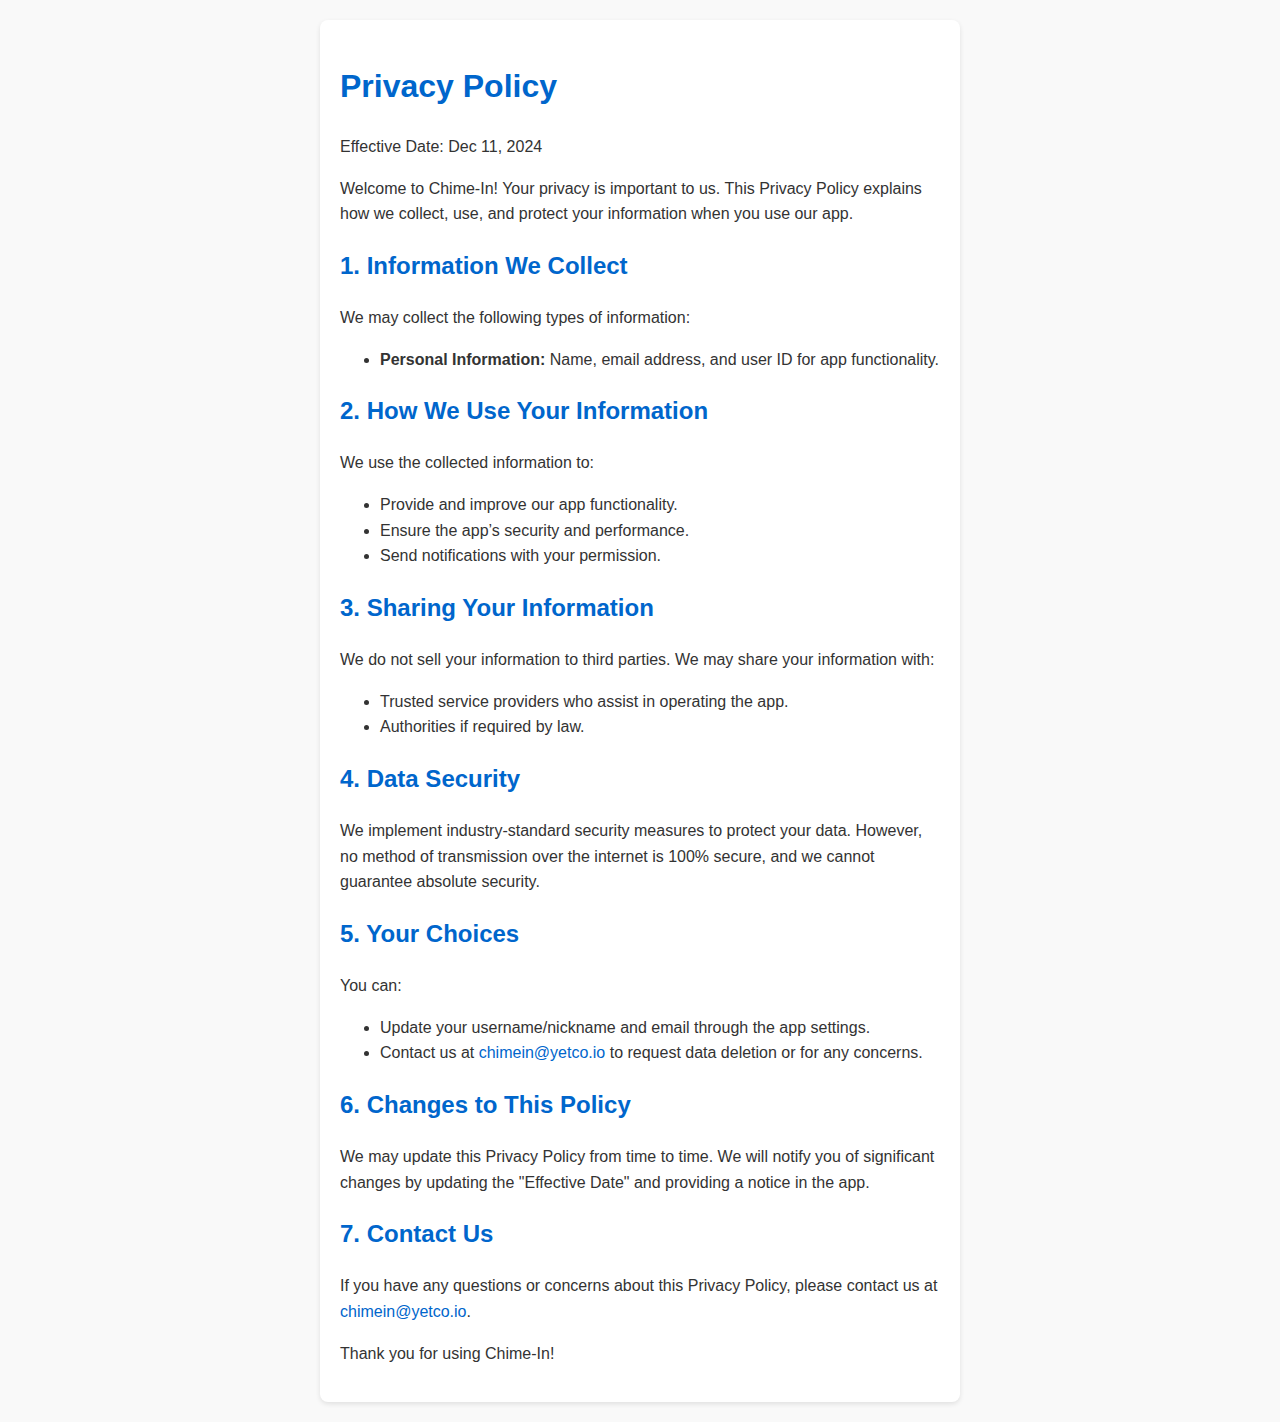
<file: apps/chimein-privacy.html>
<!DOCTYPE html>
<html lang="en">
<head>
    <meta charset="UTF-8">
    <meta name="viewport" content="width=device-width, initial-scale=1.0">
    <title>Privacy Policy - Chime-In</title>
    <style>
        body {
            font-family: Arial, sans-serif;
            line-height: 1.6;
            margin: 0;
            padding: 0;
            color: #333;
            background-color: #f9f9f9;
        }
        .container {
            max-width: 600px;
            margin: 20px auto;
            padding: 20px;
            background: #fff;
            border-radius: 8px;
            box-shadow: 0 2px 5px rgba(0, 0, 0, 0.1);
        }
        h1, h2 {
            color: #0066cc;
        }
        a {
            color: #0066cc;
            text-decoration: none;
        }
        a:hover {
            text-decoration: underline;
        }
    </style>
</head>
<body>
    <div class="container">
        <h1>Privacy Policy</h1>
        <p>Effective Date: Dec 11, 2024</p>

        <p>Welcome to Chime-In! Your privacy is important to us. This Privacy Policy explains how we collect, use, and protect your information when you use our app.</p>

        <h2>1. Information We Collect</h2>
        <p>We may collect the following types of information:</p>
        <ul>
            <li><strong>Personal Information:</strong> Name, email address, and user ID for app functionality.</li>
        </ul>

        <h2>2. How We Use Your Information</h2>
        <p>We use the collected information to:</p>
        <ul>
            <li>Provide and improve our app functionality.</li>
            <li>Ensure the app’s security and performance.</li>
            <li>Send notifications with your permission.</li>
        </ul>

        <h2>3. Sharing Your Information</h2>
        <p>We do not sell your information to third parties. We may share your information with:</p>
        <ul>
            <li>Trusted service providers who assist in operating the app.</li>
            <li>Authorities if required by law.</li>
        </ul>

        <h2>4. Data Security</h2>
        <p>We implement industry-standard security measures to protect your data. However, no method of transmission over the internet is 100% secure, and we cannot guarantee absolute security.</p>

        <h2>5. Your Choices</h2>
        <p>You can:</p>
        <ul>
            <li>Update your username/nickname and email through the app settings.</li>
            <li>Contact us at <a href="mailto:chimein@yetco.io">chimein@yetco.io</a> to request data deletion or for any concerns.</li>
        </ul>

        <h2>6. Changes to This Policy</h2>
        <p>We may update this Privacy Policy from time to time. We will notify you of significant changes by updating the "Effective Date" and providing a notice in the app.</p>

        <h2>7. Contact Us</h2>
        <p>If you have any questions or concerns about this Privacy Policy, please contact us at <a href="mailto:chimein@yetco.io">chimein@yetco.io</a>.</p>

        <p>Thank you for using Chime-In!</p>
    </div>
</body>
</html>
</file>
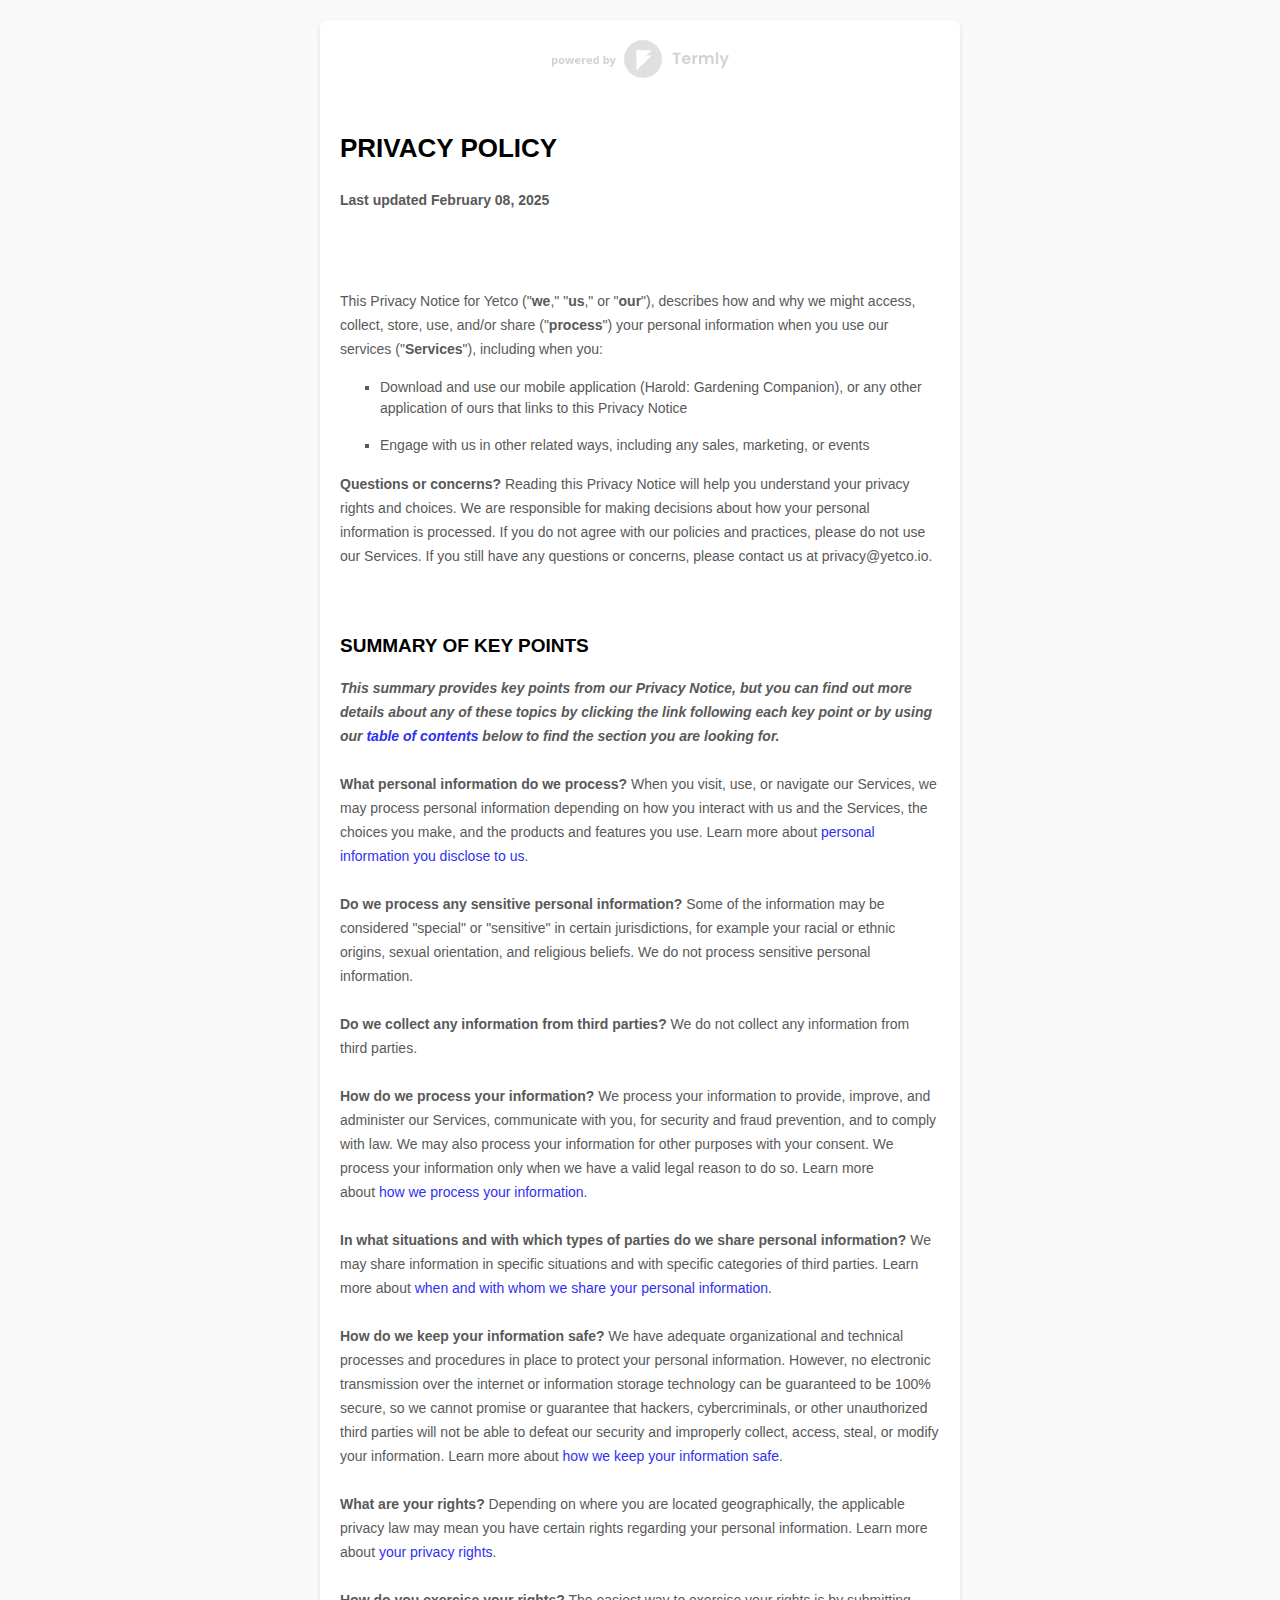
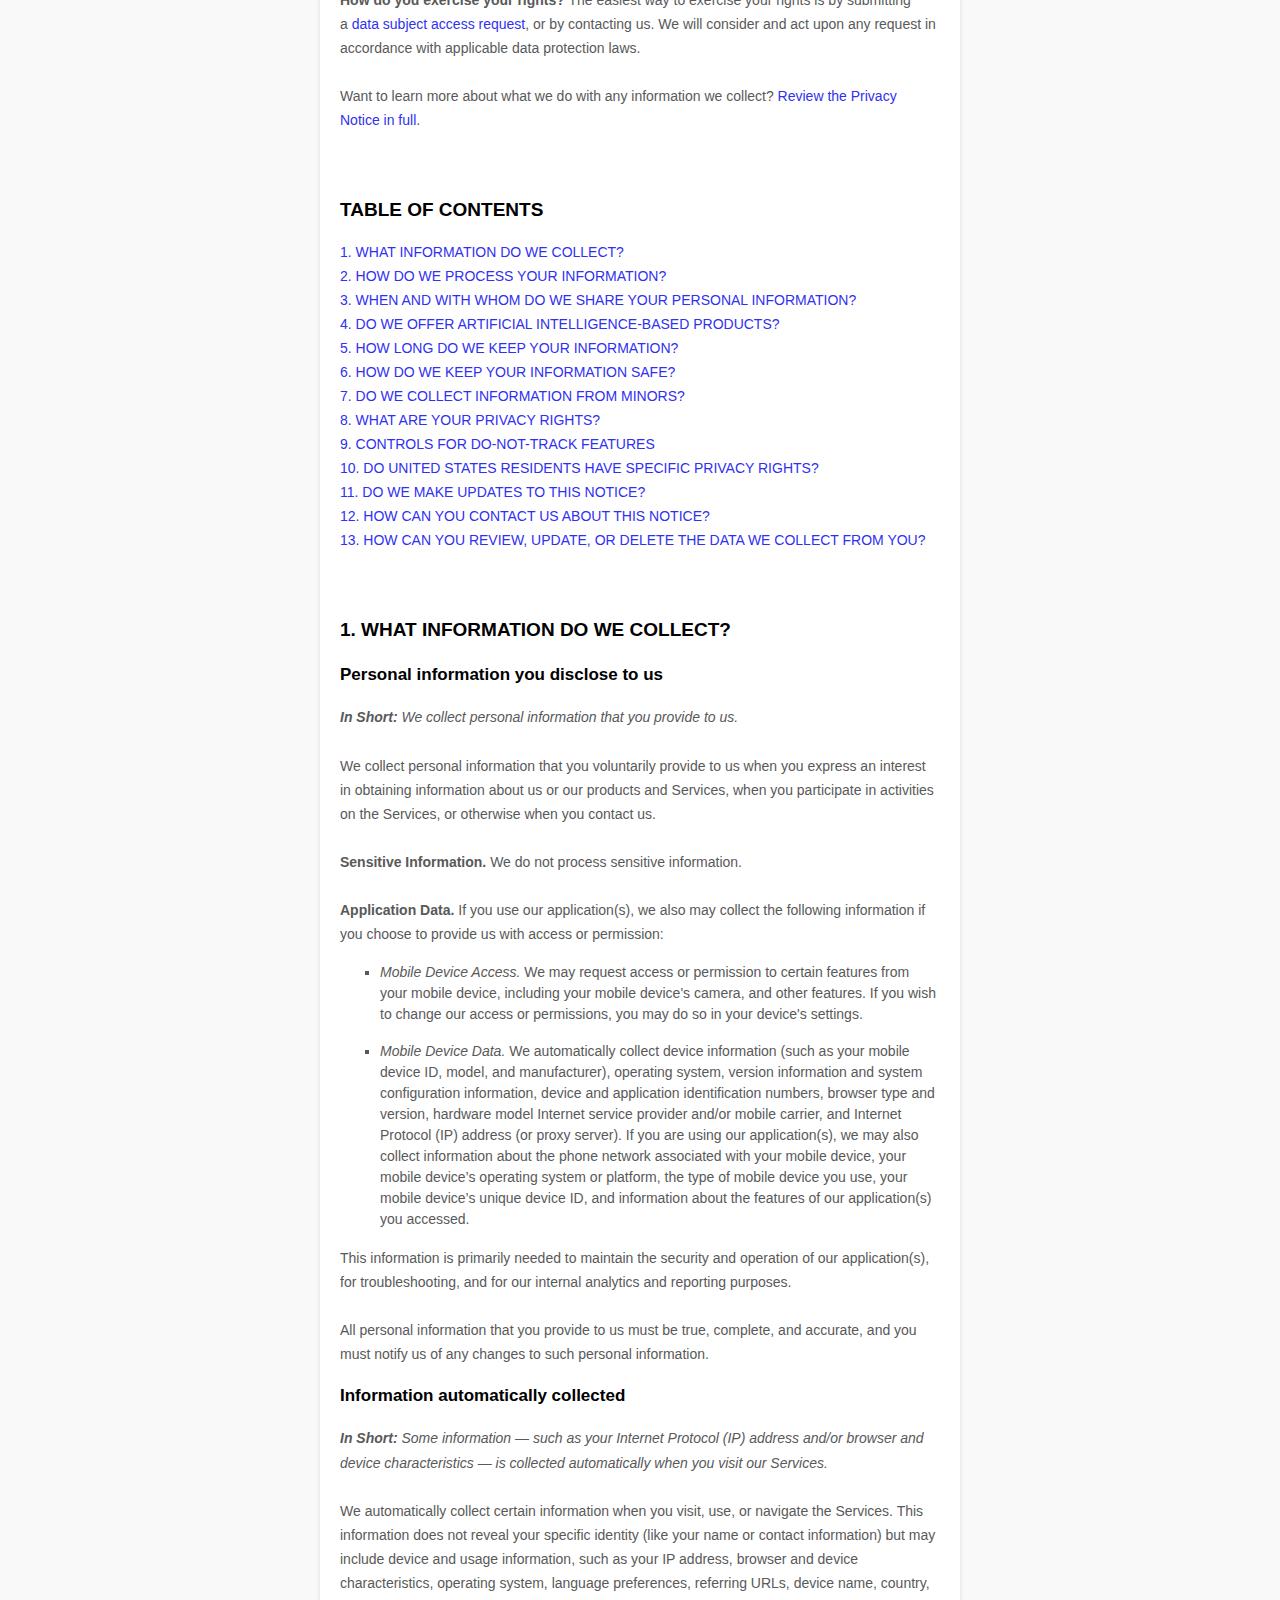
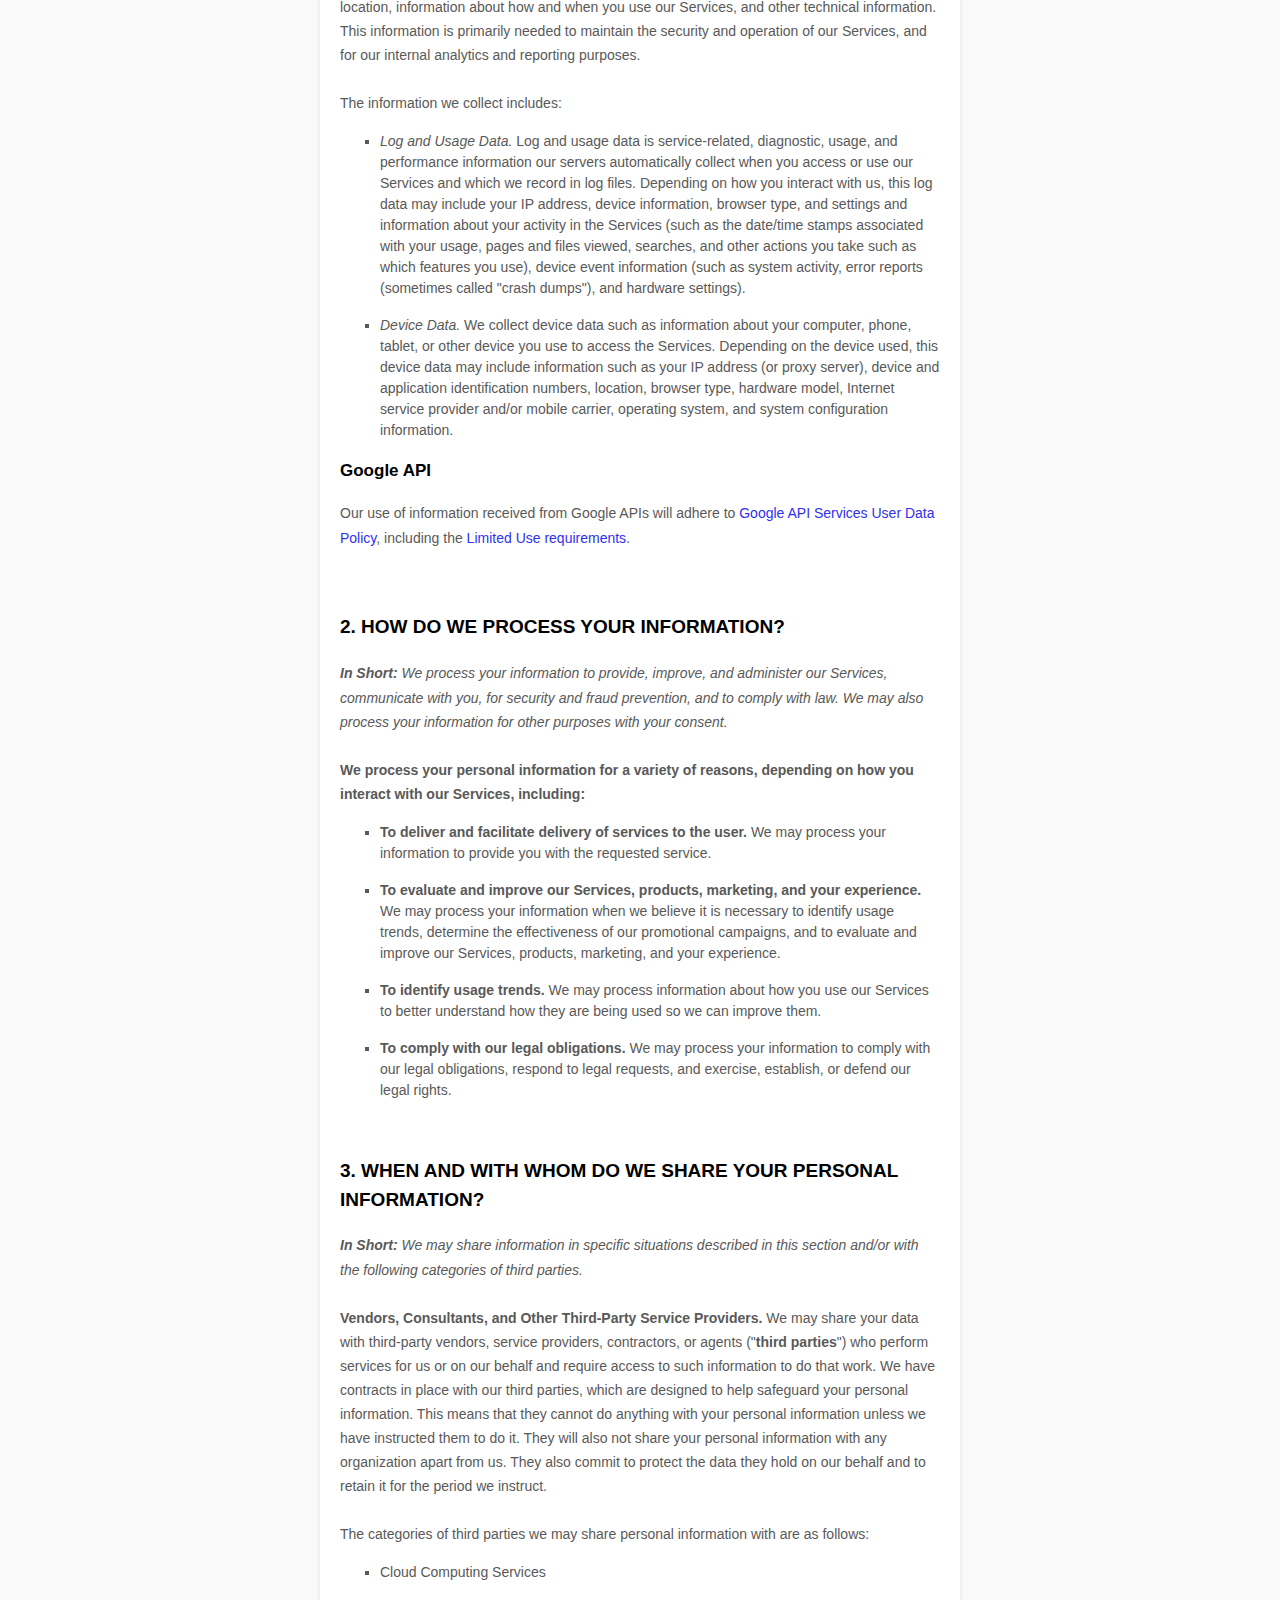
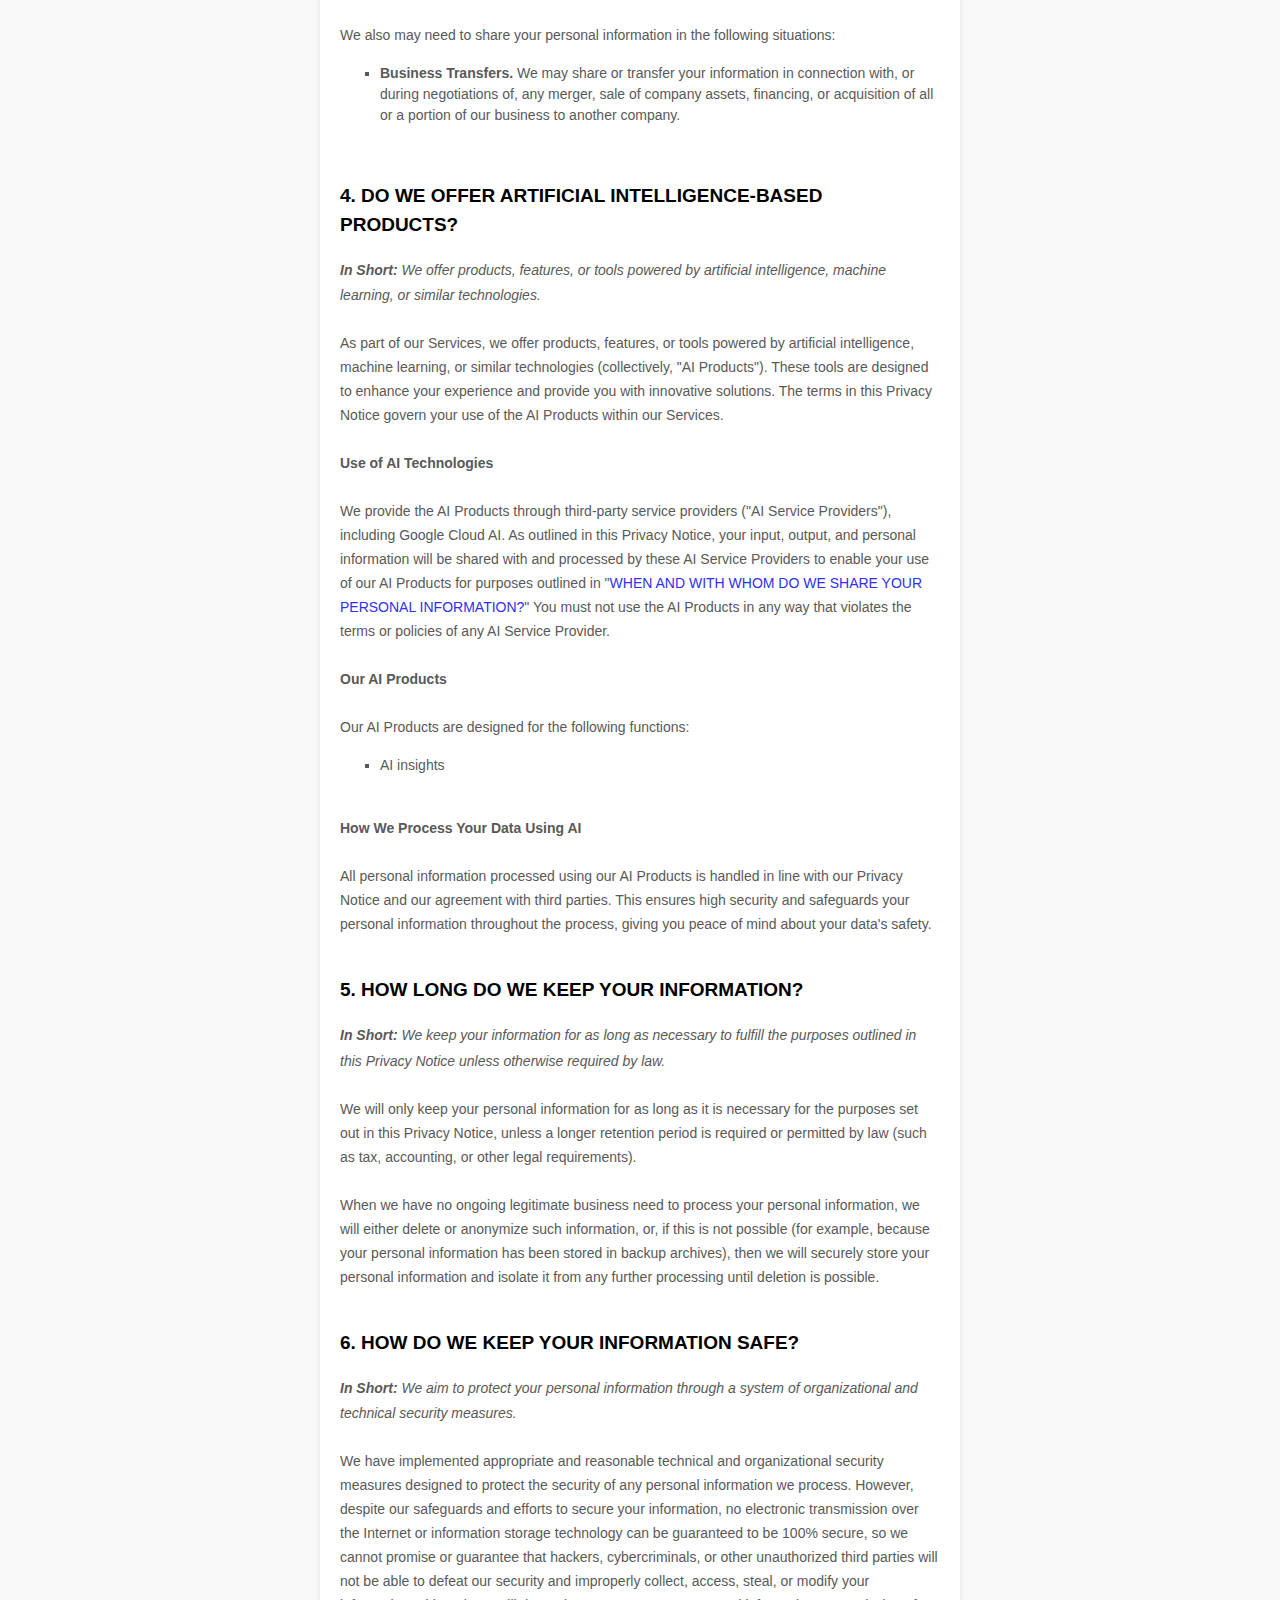
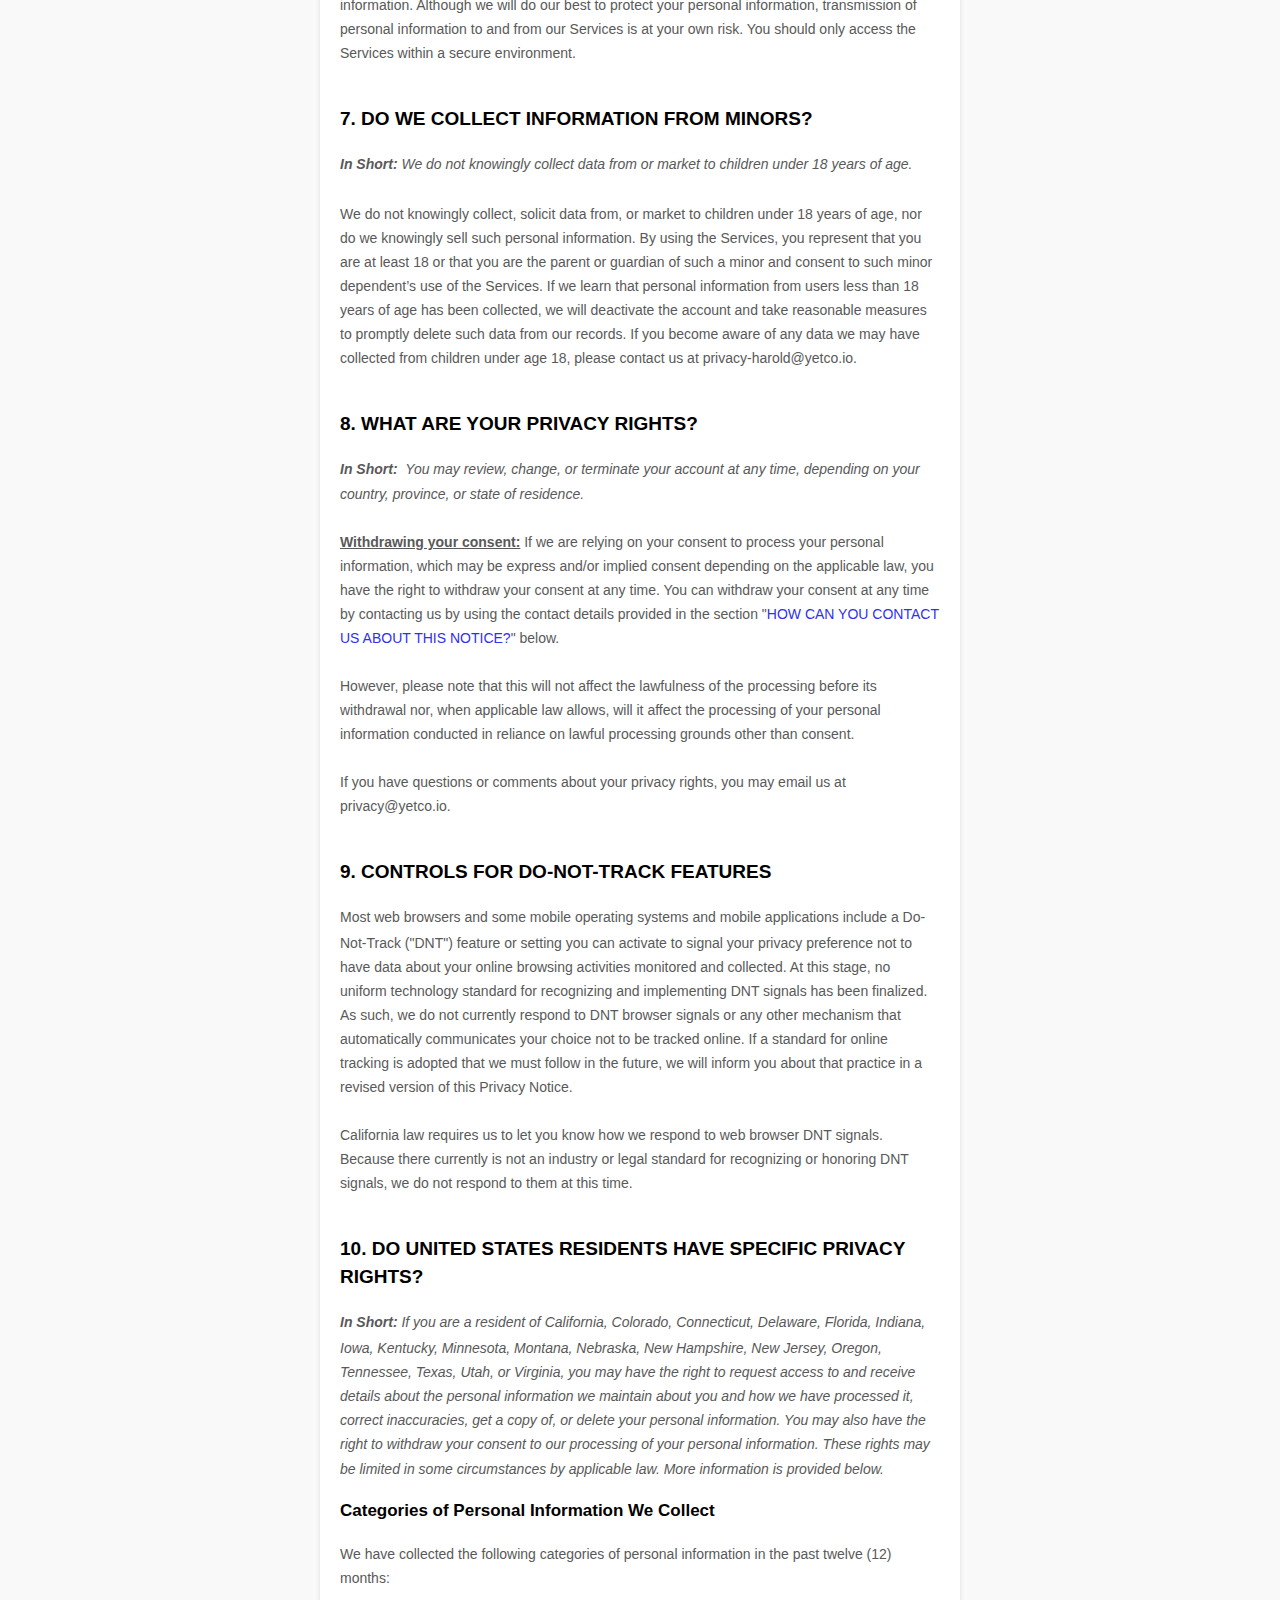
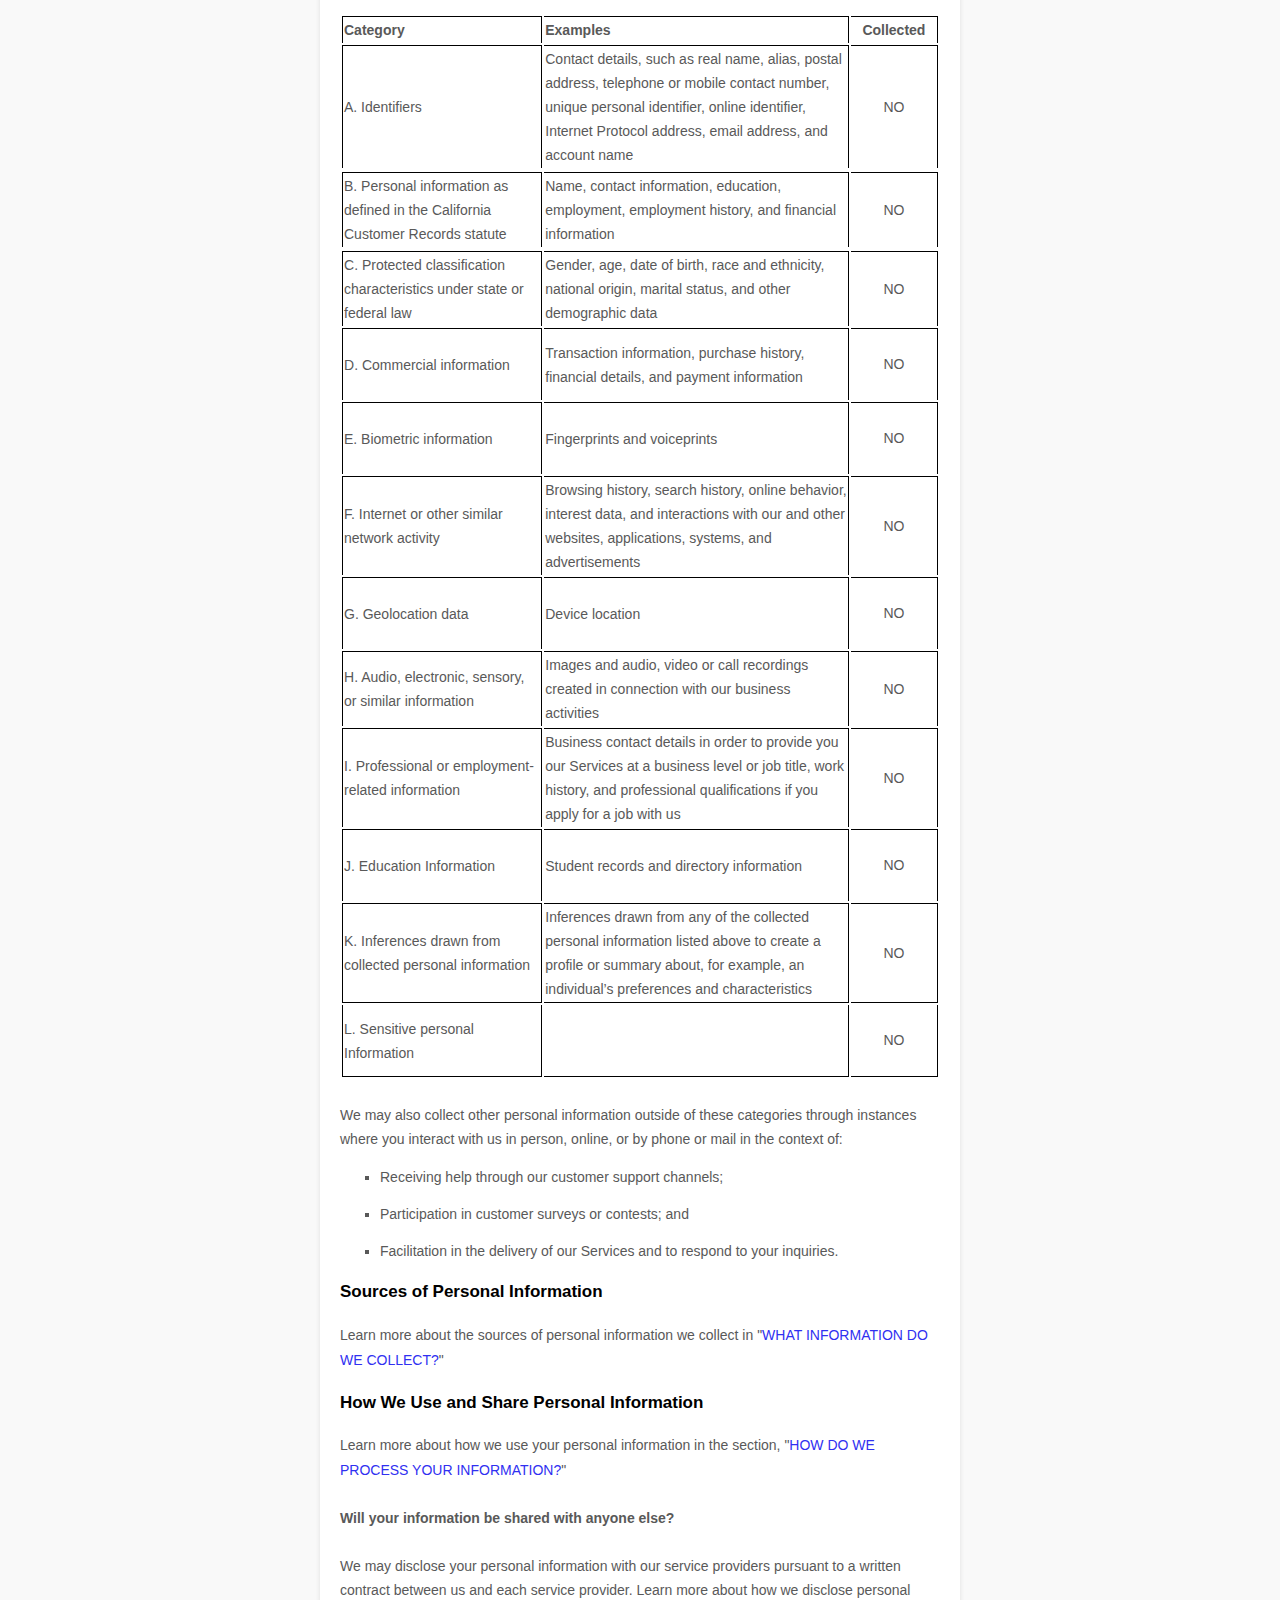
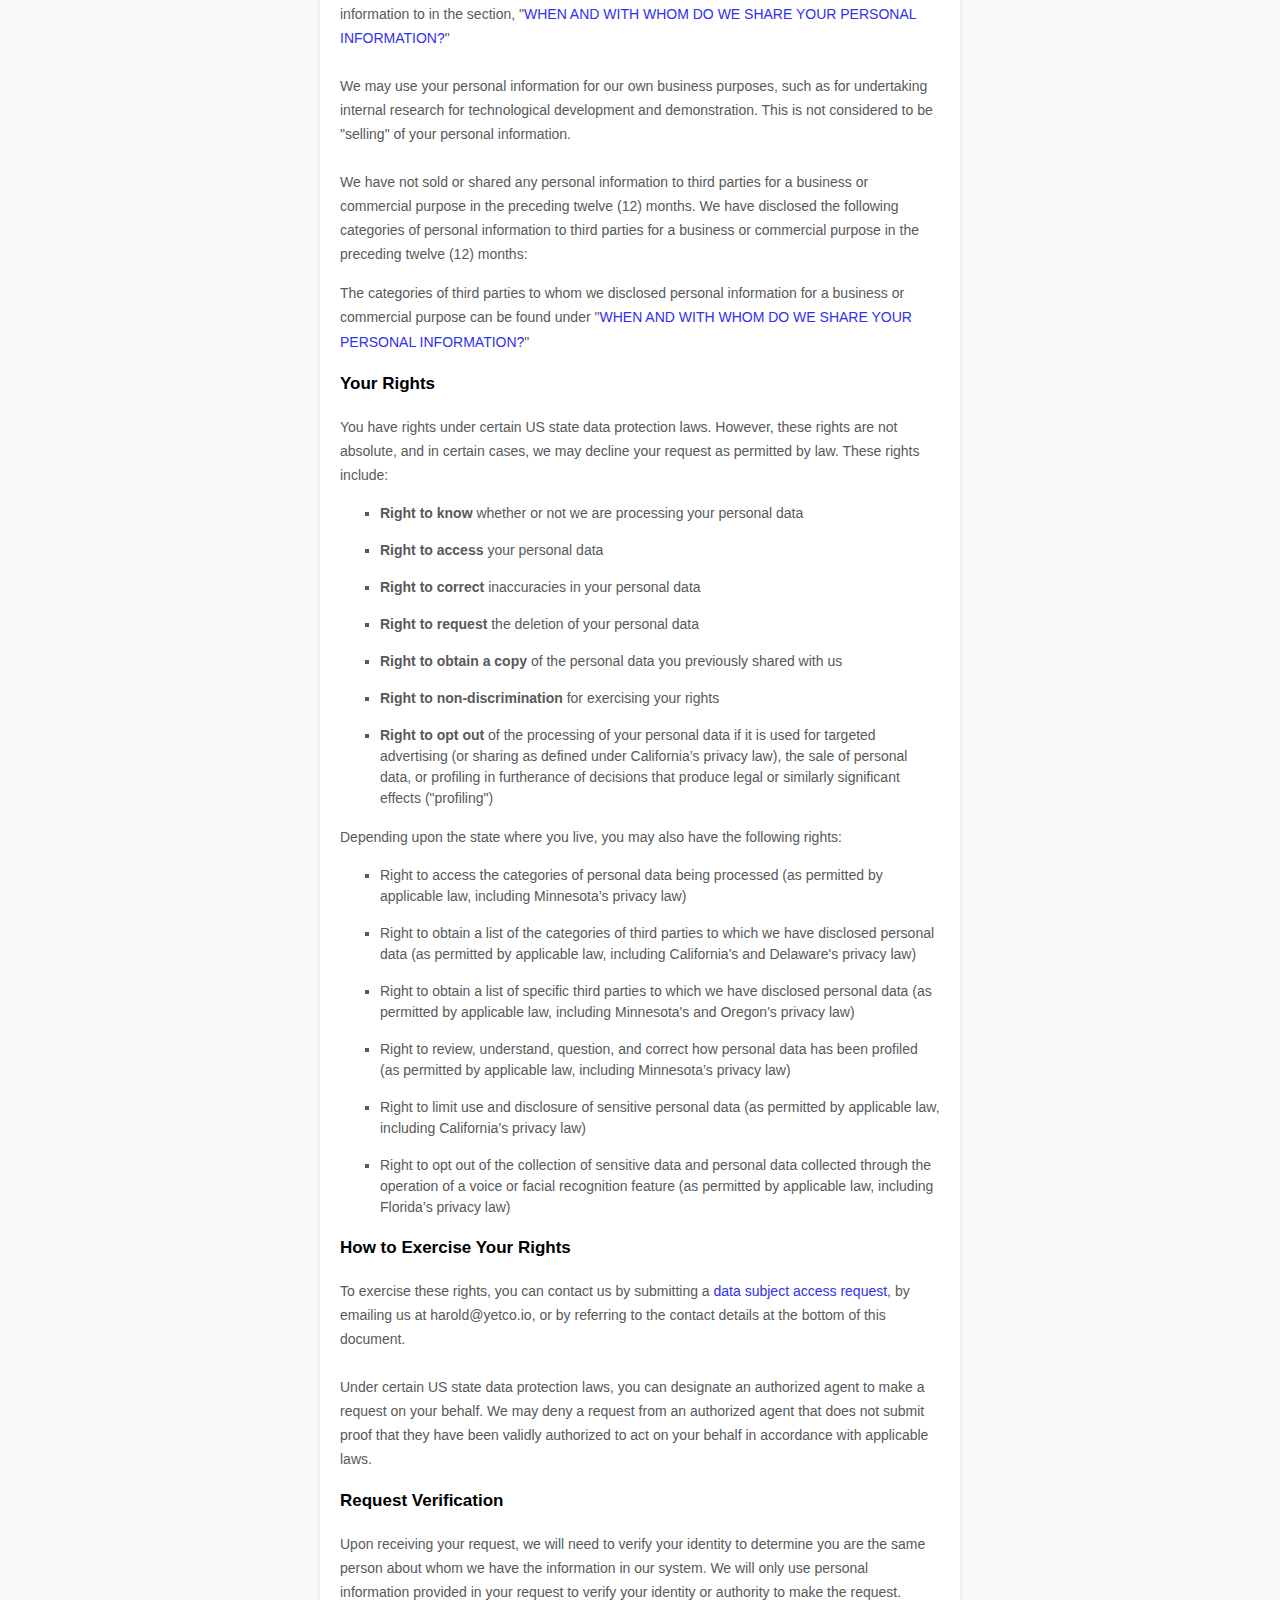
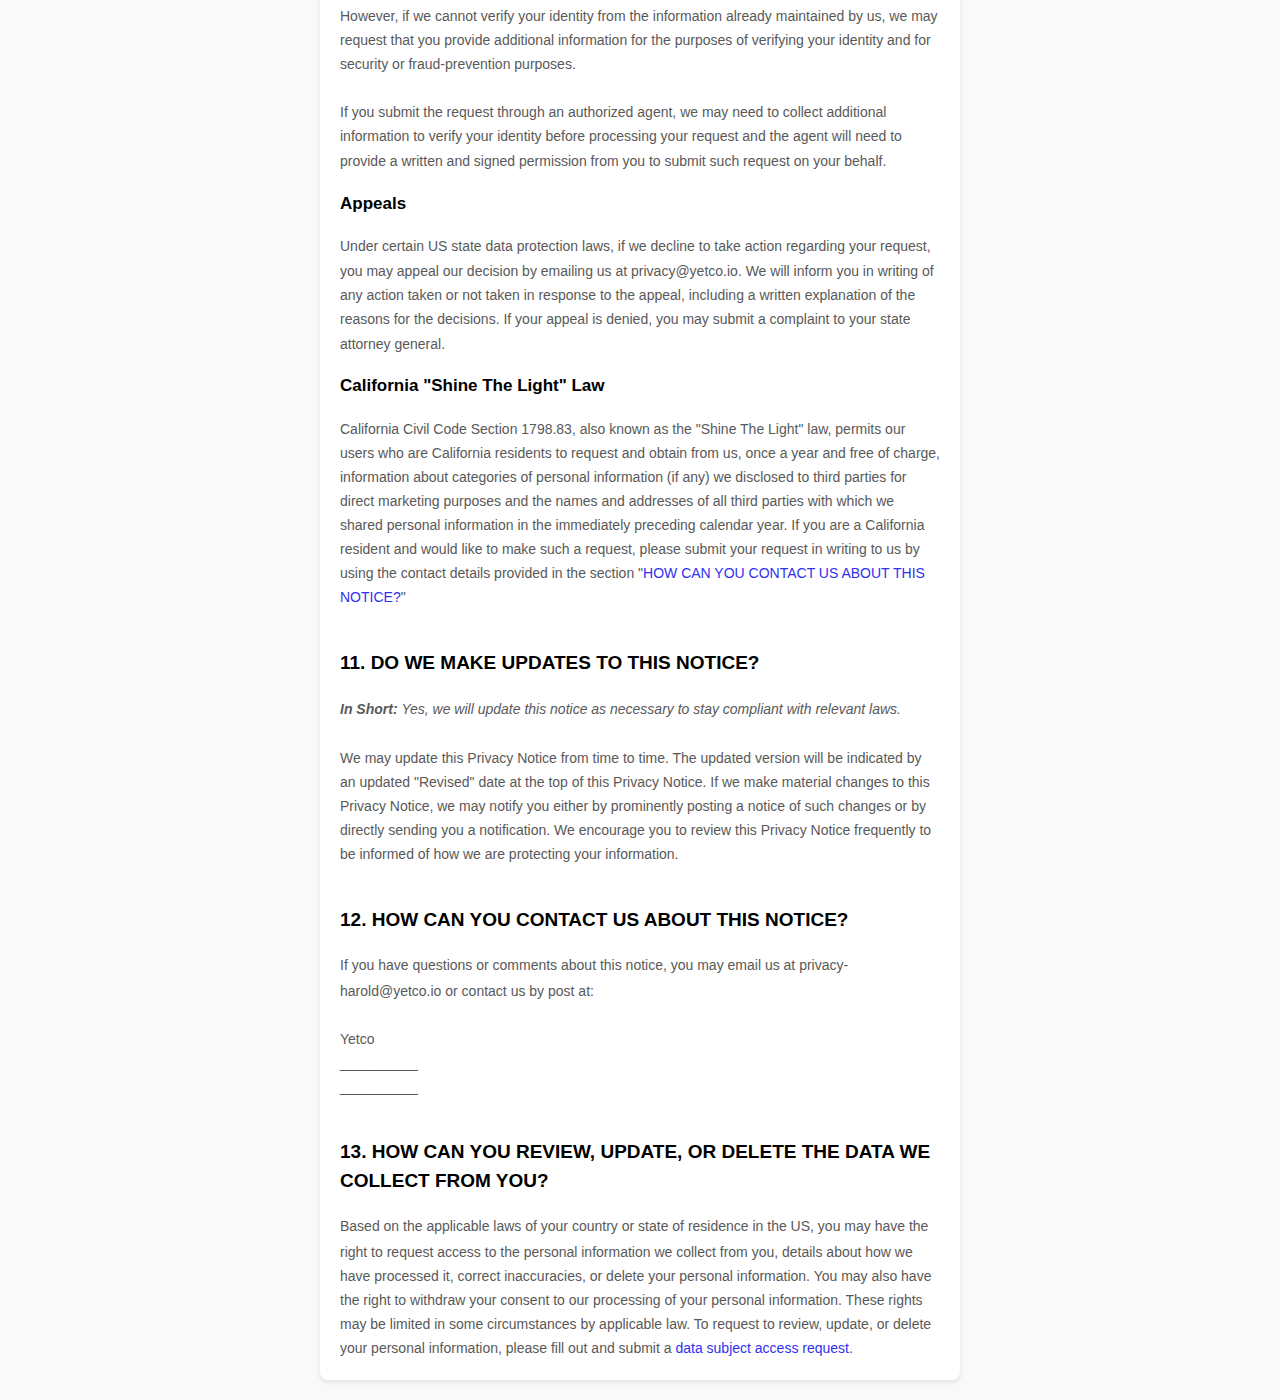
<file: apps/harold.html>
<!DOCTYPE html>
<html lang="en">
<head>
    <meta charset="UTF-8">
    <meta name="viewport" content="width=device-width, initial-scale=1.0">
    <title>Privacy Policy - Chime-In</title>
    <style>
        body {
            font-family: Arial, sans-serif;
            line-height: 1.6;
            margin: 0;
            padding: 0;
            color: #333;
            background-color: #f9f9f9;
        }
        .container {
            max-width: 600px;
            margin: 20px auto;
            padding: 20px;
            background: #fff;
            border-radius: 8px;
            box-shadow: 0 2px 5px rgba(0, 0, 0, 0.1);
        }
        h1, h2 {
            color: #0066cc;
        }
        a {
            color: #0066cc;
            text-decoration: none;
        }
        a:hover {
            text-decoration: underline;
        }
    </style>
</head>
<body>
    <div class="container">
        <style>
  [data-custom-class='body'], [data-custom-class='body'] * {
          background: transparent !important;
        }
[data-custom-class='title'], [data-custom-class='title'] * {
          font-family: Arial !important;
font-size: 26px !important;
color: #000000 !important;
        }
[data-custom-class='subtitle'], [data-custom-class='subtitle'] * {
          font-family: Arial !important;
color: #595959 !important;
font-size: 14px !important;
        }
[data-custom-class='heading_1'], [data-custom-class='heading_1'] * {
          font-family: Arial !important;
font-size: 19px !important;
color: #000000 !important;
        }
[data-custom-class='heading_2'], [data-custom-class='heading_2'] * {
          font-family: Arial !important;
font-size: 17px !important;
color: #000000 !important;
        }
[data-custom-class='body_text'], [data-custom-class='body_text'] * {
          color: #595959 !important;
font-size: 14px !important;
font-family: Arial !important;
        }
[data-custom-class='link'], [data-custom-class='link'] * {
          color: #3030F1 !important;
font-size: 14px !important;
font-family: Arial !important;
word-break: break-word !important;
        }
</style>
      <span style="display: block;margin: 0 auto 3.125rem;width: 11.125rem;height: 2.375rem;background: url([data-uri]) center no-repeat;"></span>

      <div data-custom-class="body">
      <div><strong><span style="font-size: 26px;"><span data-custom-class="title"><bdt class="block-component"></bdt><bdt class="question"><h1>PRIVACY POLICY</h1></bdt><bdt class="statement-end-if-in-editor"></bdt></span></span></strong></div><div><span style="color: rgb(127, 127, 127);"><strong><span style="font-size: 15px;"><span data-custom-class="subtitle">Last updated <bdt class="question">February 08, 2025</bdt></span></span></strong></span></div><div><br></div><div><br></div><div><br></div><div style="line-height: 1.5;"><span style="color: rgb(127, 127, 127);"><span style="color: rgb(89, 89, 89); font-size: 15px;"><span data-custom-class="body_text">This Privacy Notice for <bdt class="question">Yetco<bdt class="block-component"></bdt></bdt> (<bdt class="block-component"></bdt>"<strong>we</strong>," "<strong>us</strong>," or "<strong>our</strong>"<bdt class="statement-end-if-in-editor"></bdt></span><span data-custom-class="body_text">), describes how and why we might access, collect, store, use, and/or share (<bdt class="block-component"></bdt>"<strong>process</strong>"<bdt class="statement-end-if-in-editor"></bdt>) your personal information when you use our services (<bdt class="block-component"></bdt>"<strong>Services</strong>"<bdt class="statement-end-if-in-editor"></bdt>), including when you:</span></span></span><span style="font-size: 15px;"><span style="color: rgb(127, 127, 127);"><span data-custom-class="body_text"><span style="color: rgb(89, 89, 89);"><span data-custom-class="body_text"><bdt class="block-component"></bdt></span></span></span></span></span></span></span></span></li></ul><div><bdt class="block-component"><span style="font-size: 15px;"><span style="font-size: 15px;"><span style="color: rgb(127, 127, 127);"><span data-custom-class="body_text"><span style="color: rgb(89, 89, 89);"><span data-custom-class="body_text"><bdt class="block-component"></bdt></span></span></span></span></span></span></bdt></div><ul><li data-custom-class="body_text" style="line-height: 1.5;"><span style="font-size: 15px; color: rgb(89, 89, 89);"><span style="font-size: 15px; color: rgb(89, 89, 89);"><span data-custom-class="body_text">Download and use<bdt class="block-component"></bdt> our mobile application<bdt class="block-component"></bdt> (<bdt class="question">Harold: Gardening Companion)<span style="font-size: 15px; color: rgb(89, 89, 89);"><span style="font-size: 15px; color: rgb(89, 89, 89);"><span data-custom-class="body_text"><span style="font-size: 15px;"><span style="color: rgb(89, 89, 89);"><span data-custom-class="body_text"><span style="font-size: 15px;"><span style="color: rgb(89, 89, 89);"><bdt class="statement-end-if-in-editor">,</bdt></span></span></span></span></span></span></span></span></bdt></span><span data-custom-class="body_text"><span style="font-size: 15px;"><span style="color: rgb(89, 89, 89);"><span data-custom-class="body_text"><span style="font-size: 15px;"><span style="color: rgb(89, 89, 89);"><bdt class="statement-end-if-in-editor"><bdt class="block-component"> or any other application of ours that links to this Privacy Notice</bdt></bdt></span></span></span></span></span></span></span></span></li></ul><div style="line-height: 1.5;"><bdt class="block-component"><span style="font-size: 15px;"></span></bdt></li></ul><div style="line-height: 1.5;"><span style="font-size: 15px;"><span style="color: rgb(127, 127, 127);"><span data-custom-class="body_text"><span style="color: rgb(89, 89, 89);"><span data-custom-class="body_text"><bdt class="block-component"></bdt></span></span></span></span></span></div><ul><li data-custom-class="body_text" style="line-height: 1.5;"><span style="font-size: 15px; color: rgb(89, 89, 89);"><span style="font-size: 15px; color: rgb(89, 89, 89);"><span data-custom-class="body_text">Engage with us in other related ways, including any sales, marketing, or events<span style="font-size: 15px;"><span style="color: rgb(89, 89, 89);"><span data-custom-class="body_text"><span style="font-size: 15px;"><span style="color: rgb(89, 89, 89);"><bdt class="statement-end-if-in-editor"></bdt></span></span></span></span></span></span></span></span></li></ul><div style="line-height: 1.5;"><span style="font-size: 15px;"><span style="color: rgb(127, 127, 127);"><span data-custom-class="body_text"><strong>Questions or concerns? </strong>Reading this Privacy Notice will help you understand your privacy rights and choices. We are responsible for making decisions about how your personal information is processed. If you do not agree with our policies and practices, please do not use our Services.<bdt class="block-component"></bdt> If you still have any questions or concerns, please contact us at <bdt class="question">privacy@yetco.io</bdt>.</span></span></span></div><div style="line-height: 1.5;"><br></div><div style="line-height: 1.5;"><br></div><div style="line-height: 1.5;"><strong><span style="font-size: 15px;"><span data-custom-class="heading_1"><h2>SUMMARY OF KEY POINTS</h2></span></span></strong></div><div style="line-height: 1.5;"><span style="font-size: 15px;"><span data-custom-class="body_text"><strong><em>This summary provides key points from our Privacy Notice, but you can find out more details about any of these topics by clicking the link following each key point or by using our </em></strong></span></span><a data-custom-class="link" href="#toc"><span style="color: rgb(0, 58, 250); font-size: 15px;"><span data-custom-class="body_text"><strong><em>table of contents</em></strong></span></span></a><span style="font-size: 15px;"><span data-custom-class="body_text"><strong><em> below to find the section you are looking for.</em></strong></span></span></div><div style="line-height: 1.5;"><br></div><div style="line-height: 1.5;"><span style="font-size: 15px;"><span data-custom-class="body_text"><strong>What personal information do we process?</strong> When you visit, use, or navigate our Services, we may process personal information depending on how you interact with us and the Services, the choices you make, and the products and features you use. Learn more about </span></span><a data-custom-class="link" href="#personalinfo"><span style="color: rgb(0, 58, 250); font-size: 15px;"><span data-custom-class="body_text">personal information you disclose to us</span></span></a><span data-custom-class="body_text">.</span></div><div style="line-height: 1.5;"><br></div><div style="line-height: 1.5;"><span style="font-size: 15px;"><span data-custom-class="body_text"><strong>Do we process any sensitive personal information? </strong>Some of the information may be considered <bdt class="block-component"></bdt>"special" or "sensitive"<bdt class="statement-end-if-in-editor"></bdt> in certain jurisdictions, for example your racial or ethnic origins, sexual orientation, and religious beliefs. <bdt class="block-component"></bdt>We do not process sensitive personal information.<bdt class="else-block"></bdt></span></span></div><div style="line-height: 1.5;"><br></div><div style="line-height: 1.5;"><span style="font-size: 15px;"><span data-custom-class="body_text"><strong>Do we collect any information from third parties?</strong> <bdt class="block-component"></bdt>We do not collect any information from third parties.<bdt class="else-block"></bdt></span></span></div><div style="line-height: 1.5;"><br></div><div style="line-height: 1.5;"><span style="font-size: 15px;"><span data-custom-class="body_text"><strong>How do we process your information?</strong> We process your information to provide, improve, and administer our Services, communicate with you, for security and fraud prevention, and to comply with law. We may also process your information for other purposes with your consent. We process your information only when we have a valid legal reason to do so. Learn more about </span></span><a data-custom-class="link" href="#infouse"><span style="color: rgb(0, 58, 250); font-size: 15px;"><span data-custom-class="body_text">how we process your information</span></span></a><span data-custom-class="body_text">.</span></div><div style="line-height: 1.5;"><br></div><div style="line-height: 1.5;"><span style="font-size: 15px;"><span data-custom-class="body_text"><strong>In what situations and with which <bdt class="block-component"></bdt>types of <bdt class="statement-end-if-in-editor"></bdt>parties do we share personal information?</strong> We may share information in specific situations and with specific <bdt class="block-component"></bdt>categories of <bdt class="statement-end-if-in-editor"></bdt>third parties. Learn more about </span></span><a data-custom-class="link" href="#whoshare"><span style="color: rgb(0, 58, 250); font-size: 15px;"><span data-custom-class="body_text">when and with whom we share your personal information</span></span></a><span style="font-size: 15px;"><span data-custom-class="body_text">.<bdt class="block-component"></bdt></span></span></div><div style="line-height: 1.5;"><br></div><div style="line-height: 1.5;"><span style="font-size: 15px;"><span data-custom-class="body_text"><strong>How do we keep your information safe?</strong> We have adequate <bdt class="block-component"></bdt>organizational<bdt class="statement-end-if-in-editor"></bdt> and technical processes and procedures in place to protect your personal information. However, no electronic transmission over the internet or information storage technology can be guaranteed to be 100% secure, so we cannot promise or guarantee that hackers, cybercriminals, or other <bdt class="block-component"></bdt>unauthorized<bdt class="statement-end-if-in-editor"></bdt> third parties will not be able to defeat our security and improperly collect, access, steal, or modify your information. Learn more about </span></span><a data-custom-class="link" href="#infosafe"><span style="color: rgb(0, 58, 250); font-size: 15px;"><span data-custom-class="body_text">how we keep your information safe</span></span></a><span data-custom-class="body_text">.</span><span style="font-size: 15px;"><span data-custom-class="body_text"><bdt class="statement-end-if-in-editor"></bdt></span></span></div><div style="line-height: 1.5;"><br></div><div style="line-height: 1.5;"><span style="font-size: 15px;"><span data-custom-class="body_text"><strong>What are your rights?</strong> Depending on where you are located geographically, the applicable privacy law may mean you have certain rights regarding your personal information. Learn more about </span></span><a data-custom-class="link" href="#privacyrights"><span style="color: rgb(0, 58, 250); font-size: 15px;"><span data-custom-class="body_text">your privacy rights</span></span></a><span data-custom-class="body_text">.</span></div><div style="line-height: 1.5;"><br></div><div style="line-height: 1.5;"><span style="font-size: 15px;"><span data-custom-class="body_text"><strong>How do you exercise your rights?</strong> The easiest way to exercise your rights is by <bdt class="block-component">submitting a </bdt></span></span><a data-custom-class="link" href="https://app.termly.io/notify/394d7c25-2433-4dbc-a741-8bd9bc51147c" rel="noopener noreferrer" target="_blank"><span style="color: rgb(0, 58, 250); font-size: 15px;"><span data-custom-class="body_text">data subject access request</span></span></a><span style="font-size: 15px;"><span data-custom-class="body_text"><bdt class="block-component"></bdt>, or by contacting us. We will consider and act upon any request in accordance with applicable data protection laws.</span></span></div><div style="line-height: 1.5;"><br></div><div style="line-height: 1.5;"><span style="font-size: 15px;"><span data-custom-class="body_text">Want to learn more about what we do with any information we collect? </span></span><a data-custom-class="link" href="#toc"><span style="color: rgb(0, 58, 250); font-size: 15px;"><span data-custom-class="body_text">Review the Privacy Notice in full</span></span></a><span style="font-size: 15px;"><span data-custom-class="body_text">.</span></span></div><div style="line-height: 1.5;"><br></div><div style="line-height: 1.5;"><br></div><div id="toc" style="line-height: 1.5;"><span style="font-size: 15px;"><span style="color: rgb(127, 127, 127);"><span style="color: rgb(0, 0, 0);"><strong><span data-custom-class="heading_1"><h2>TABLE OF CONTENTS</h2></span></strong></span></span></span></div><div style="line-height: 1.5;"><span style="font-size: 15px;"><a data-custom-class="link" href="#infocollect"><span style="color: rgb(0, 58, 250);">1. WHAT INFORMATION DO WE COLLECT?</span></a></span></div><div style="line-height: 1.5;"><span style="font-size: 15px;"><a data-custom-class="link" href="#infouse"><span style="color: rgb(0, 58, 250);">2. HOW DO WE PROCESS YOUR INFORMATION?<bdt class="block-component"></bdt></span></a></span></div><div style="line-height: 1.5;"><span style="font-size: 15px;"><span style="color: rgb(0, 58, 250);"><a data-custom-class="link" href="#whoshare">3. WHEN AND WITH WHOM DO WE SHARE YOUR PERSONAL INFORMATION?</a></span><span data-custom-class="body_text"><bdt class="block-component"></bdt></a><span style="color: rgb(127, 127, 127);"><span style="color: rgb(89, 89, 89);"><span data-custom-class="body_text"><span style="color: rgb(89, 89, 89);"><bdt class="block-component"></bdt></span></span></span></span><bdt class="block-component"></bdt></span></div><div style="line-height: 1.5;"><a data-custom-class="link" href="#ai"><span style="color: rgb (0, 58, 250);">4. DO WE OFFER ARTIFICIAL INTELLIGENCE-BASED PRODUCTS?</span></a><span style="font-size: 15px;"><bdt class="statement-end-if-in-editor"></bdt></span></div><div style="line-height: 1.5;"><span style="font-size: 15px;"><span style="color: rgb(127, 127, 127);"><span style="color: rgb(89, 89, 89);"><span data-custom-class="body_text"><span style="color: rgb(89, 89, 89);"><span style="color: rgb(89, 89, 89);"><span style="color: rgb(89, 89, 89);"><bdt class="block-component"></bdt></span></span><bdt class="block-component"></bdt></span></span></span></span></span></div><div style="line-height: 1.5;"><span style="font-size: 15px;"><a data-custom-class="link" href="#inforetain"><span style="color: rgb(0, 58, 250);">5. HOW LONG DO WE KEEP YOUR INFORMATION?</span></a><span style="color: rgb(127, 127, 127);"><span style="color: rgb(89, 89, 89);"><span data-custom-class="body_text"><span style="color: rgb(89, 89, 89);"><span style="color: rgb(89, 89, 89);"><bdt class="block-component"></bdt></span></span></span></span></span></span></div><div style="line-height: 1.5;"><span style="font-size: 15px;"><a data-custom-class="link" href="#infosafe"><span style="color: rgb(0, 58, 250);">6. HOW DO WE KEEP YOUR INFORMATION SAFE?</span></a><span style="color: rgb(127, 127, 127);"><span style="color: rgb(89, 89, 89);"><span data-custom-class="body_text"><span style="color: rgb(89, 89, 89);"><bdt class="statement-end-if-in-editor"></bdt><bdt class="block-component"></bdt></span></span></span></span></span></div><div style="line-height: 1.5;"><span style="font-size: 15px;"><a data-custom-class="link" href="#infominors"><span style="color: rgb(0, 58, 250);">7. DO WE COLLECT INFORMATION FROM MINORS?</span></a><span style="color: rgb(127, 127, 127);"><span style="color: rgb(89, 89, 89);"><span data-custom-class="body_text"><span style="color: rgb(89, 89, 89);"><bdt class="statement-end-if-in-editor"></bdt></span></span></span></span></span></div><div style="line-height: 1.5;"><span style="font-size: 15px;"><span style="color: rgb(0, 58, 250);"><a data-custom-class="link" href="#privacyrights">8. WHAT ARE YOUR PRIVACY RIGHTS?</a></span></span></div><div style="line-height: 1.5;"><span style="font-size: 15px;"><a data-custom-class="link" href="#DNT"><span style="color: rgb(0, 58, 250);">9. CONTROLS FOR DO-NOT-TRACK FEATURES<bdt class="block-component"></bdt></span></a></span></div><div style="line-height: 1.5;"><span style="font-size: 15px;"><a data-custom-class="link" href="#uslaws"><span style="color: rgb(0, 58, 250);">10. DO UNITED STATES RESIDENTS HAVE SPECIFIC PRIVACY RIGHTS?</span></a></span><bdt class="block-component"><span style="font-size: 15px;"><span data-custom-class="body_text"></span></bdt></span></div><div style="line-height: 1.5;"><bdt class="block-component"><span style="font-size: 15px;"></bdt><bdt class="block-component"></bdt><bdt class="block-component"></bdt><bdt class="block-component"></bdt><bdt class="block-component"></bdt><bdt class="block-component"></bdt><bdt class="block-component"></bdt><bdt class="block-component"></bdt><bdt class="block-component"></bdt><bdt class="block-component"></span></bdt></div><div style="line-height: 1.5;"><span style="font-size: 15px;"><a data-custom-class="link" href="#policyupdates"><span style="color: rgb(0, 58, 250);">11. DO WE MAKE UPDATES TO THIS NOTICE?</span></a></span></div><div style="line-height: 1.5;"><a data-custom-class="link" href="#contact"><span style="color: rgb(0, 58, 250); font-size: 15px;">12. HOW CAN YOU CONTACT US ABOUT THIS NOTICE?</span></a></div><div style="line-height: 1.5;"><a data-custom-class="link" href="#request"><span style="color: rgb(0, 58, 250);">13. HOW CAN YOU REVIEW, UPDATE, OR DELETE THE DATA WE COLLECT FROM YOU?</span></a></div><div style="line-height: 1.5;"><br></div><div style="line-height: 1.5;"><br></div><div id="infocollect" style="line-height: 1.5;"><span style="color: rgb(0, 0, 0);"><span style="color: rgb(0, 0, 0); font-size: 15px;"><span style="font-size: 15px; color: rgb(0, 0, 0);"><span style="font-size: 15px; color: rgb(0, 0, 0);"><span id="control" style="color: rgb(0, 0, 0);"><strong><span data-custom-class="heading_1"><h2>1. WHAT INFORMATION DO WE COLLECT?</h2></span></strong></span></span></span></span></span><span data-custom-class="heading_2" id="personalinfo" style="color: rgb(0, 0, 0);"><span style="font-size: 15px;"><strong><h3>Personal information you disclose to us</h3></strong></span></span><span style="color: rgb(127, 127, 127);"><span style="color: rgb(89, 89, 89); font-size: 15px;"><span data-custom-class="body_text"><span style="font-size: 15px; color: rgb(89, 89, 89);"><span style="font-size: 15px; color: rgb(89, 89, 89);"><span data-custom-class="body_text"><strong><em>In Short:</em></strong></span></span></span></span><span data-custom-class="body_text"><span style="font-size: 15px; color: rgb(89, 89, 89);"><span style="font-size: 15px; color: rgb(89, 89, 89);"><span data-custom-class="body_text"><strong><em> </em></strong><em>We collect personal information that you provide to us.</em></span></span></span></span></span></span></div><div style="line-height: 1.5;"><br></div><div style="line-height: 1.5;"><span style="font-size: 15px; color: rgb(89, 89, 89);"><span style="font-size: 15px; color: rgb(89, 89, 89);"><span data-custom-class="body_text">We collect personal information that you voluntarily provide to us when you <span style="font-size: 15px;"><bdt class="block-component"></bdt></span></span><span data-custom-class="body_text">express an interest in obtaining information about us or our products and Services, when you participate in activities on the Services, or otherwise when you contact us.</span></span></span></span></div><div style="line-height: 1.5;"><br></div><div style="line-height: 1.5;"><span style="font-size: 15px; color: rgb(89, 89, 89);"><span style="font-size: 15px; color: rgb(89, 89, 89);"><span data-custom-class="body_text"><span style="font-size: 15px;"><bdt class="block-component"></bdt></span></span></span></span></span></div><div id="sensitiveinfo" style="line-height: 1.5;"><span style="font-size: 15px;"><span data-custom-class="body_text"><strong>Sensitive Information.</strong> <bdt class="block-component"></bdt>We do not process sensitive information.</span></span></div><div style="line-height: 1.5;"><br></div><div style="line-height: 1.5;"><span style="font-size: 15px;"><span data-custom-class="body_text"><bdt class="else-block"></bdt></span></span><span style="font-size: 15px; color: rgb(89, 89, 89);"><span style="font-size: 15px; color: rgb(89, 89, 89);"><span data-custom-class="body_text"><span style="font-size: 15px;"><span data-custom-class="body_text"><bdt class="block-component"><bdt class="block-component"></bdt></bdt></span></span></span></span><bdt class="block-component"><bdt class="block-component"></bdt></bdt></div><div style="line-height: 1.5;"><span data-custom-class="body_text"><span style="font-size: 15px;"><strong>Application Data.</strong> If you use our application(s), we also may collect the following information if you choose to provide us with access or permission:<bdt class="block-component"></bdt></span></span></li></ul><div style="line-height: 1.5;"><bdt class="block-component"><span style="font-size: 15px;"><span data-custom-class="body_text"></span></span></bdt></div><ul><li data-custom-class="body_text" style="line-height: 1.5;"><span style="font-size: 15px;"><span data-custom-class="body_text"><em>Mobile Device Access.</em> We may request access or permission to certain features from your mobile device, including your mobile device's <bdt class="forloop-component"></bdt><bdt class="question">camera</bdt>, <bdt class="forloop-component"></bdt>and other features. If you wish to change our access or permissions, you may do so in your device's settings.<bdt class="statement-end-if-in-editor"></bdt></span></span></li></ul><div style="line-height: 1.5;"><bdt class="block-component"><span style="font-size: 15px;"><span data-custom-class="body_text"></span></span></bdt></div><ul><li data-custom-class="body_text" style="line-height: 1.5;"><span style="font-size: 15px;"><span data-custom-class="body_text"><em>Mobile Device Data.</em> We automatically collect device information (such as your mobile device ID, model, and manufacturer), operating system, version information and system configuration information, device and application identification numbers, browser type and version, hardware model Internet service provider and/or mobile carrier, and Internet Protocol (IP) address (or proxy server). If you are using our application(s), we may also collect information about the phone network associated with your mobile device, your mobile device’s operating system or platform, the type of mobile device you use, your mobile device’s unique device ID, and information about the features of our application(s) you accessed.<bdt class="statement-end-if-in-editor"></bdt></span></span></li></ul><div style="line-height: 1.5;"><bdt class="block-component"><span style="font-size: 15px;"><span data-custom-class="body_text"></bdt></span></span></li></ul><div style="line-height: 1.5;"><span style="font-size: 15px;"><span data-custom-class="body_text">This information is primarily needed to maintain the security and operation of our application(s), for troubleshooting, and for our internal analytics and reporting purposes.</span></span></div><div style="line-height: 1.5;"><br></div><div style="line-height: 1.5;"><bdt class="statement-end-if-in-editor"><span style="font-size: 15px;"><span data-custom-class="body_text"></span></span></bdt></div><div style="line-height: 1.5;"><span style="font-size: 15px; color: rgb(89, 89, 89);"><span style="font-size: 15px; color: rgb(89, 89, 89);"><span data-custom-class="body_text">All personal information that you provide to us must be true, complete, and accurate, and you must notify us of any changes to such personal information.</span></span></span></div><div style="line-height: 1.5;"><span style="font-size: 15px; color: rgb(89, 89, 89);"><span style="font-size: 15px; color: rgb(89, 89, 89);"><span data-custom-class="body_text"><bdt class="block-component"></bdt></span></span></span><span data-custom-class="heading_2" style="color: rgb(0, 0, 0);"><span style="font-size: 15px;"><strong><h3>Information automatically collected</h3></strong></span></span><span style="color: rgb(127, 127, 127);"><span style="color: rgb(89, 89, 89); font-size: 15px;"><span data-custom-class="body_text"><span style="font-size: 15px; color: rgb(89, 89, 89);"><span style="font-size: 15px; color: rgb(89, 89, 89);"><span data-custom-class="body_text"><strong><em>In Short:</em></strong></span></span></span></span><span data-custom-class="body_text"><span style="font-size: 15px; color: rgb(89, 89, 89);"><span style="font-size: 15px; color: rgb(89, 89, 89);"><span data-custom-class="body_text"><strong><em> </em></strong><em>Some information — such as your Internet Protocol (IP) address and/or browser and device characteristics — is collected automatically when you visit our Services.</em></span></span></span></span></span></span></div><div style="line-height: 1.5;"><br></div><div style="line-height: 1.5;"><span style="font-size: 15px; color: rgb(89, 89, 89);"><span style="font-size: 15px; color: rgb(89, 89, 89);"><span data-custom-class="body_text">We automatically collect certain information when you visit, use, or navigate the Services. This information does not reveal your specific identity (like your name or contact information) but may include device and usage information, such as your IP address, browser and device characteristics, operating system, language preferences, referring URLs, device name, country, location, information about how and when you use our Services, and other technical information. This information is primarily needed to maintain the security and operation of our Services, and for our internal analytics and reporting purposes.</span></span></span></div><div style="line-height: 1.5;"><br></div><div style="line-height: 1.5;"><span style="font-size: 15px; color: rgb(89, 89, 89);"><span style="font-size: 15px; color: rgb(89, 89, 89);"><span data-custom-class="body_text"><bdt class="block-component"></span></bdt></span><span data-custom-class="body_text"><bdt class="block-component"></bdt></span></span></span></div><div style="line-height: 1.5;"><span style="font-size: 15px; color: rgb(89, 89, 89);"><span style="font-size: 15px; color: rgb(89, 89, 89);"><span data-custom-class="body_text">The information we collect includes:<bdt class="block-component"></bdt></span></span></span></div><ul><li data-custom-class="body_text" style="line-height: 1.5;"><span style="font-size: 15px; color: rgb(89, 89, 89);"><span style="font-size: 15px; color: rgb(89, 89, 89);"><span data-custom-class="body_text"><em>Log and Usage Data.</em> Log and usage data is service-related, diagnostic, usage, and performance information our servers automatically collect when you access or use our Services and which we record in log files. Depending on how you interact with us, this log data may include your IP address, device information, browser type, and settings and information about your activity in the Services<span style="font-size: 15px;"> </span>(such as the date/time stamps associated with your usage, pages and files viewed, searches, and other actions you take such as which features you use), device event information (such as system activity, error reports (sometimes called <bdt class="block-component"></bdt>"crash dumps"<bdt class="statement-end-if-in-editor"></bdt>), and hardware settings).<span style="font-size: 15px;"><span style="color: rgb(89, 89, 89);"><span data-custom-class="body_text"><span style="font-size: 15px;"><span style="color: rgb(89, 89, 89);"><bdt class="statement-end-if-in-editor"></bdt></span></span></span></span></span></span></span></span></li></ul><div style="line-height: 1.5;"><bdt class="block-component"><span style="font-size: 15px;"><span data-custom-class="body_text"></span></span></bdt></div><ul><li data-custom-class="body_text" style="line-height: 1.5;"><span style="font-size: 15px; color: rgb(89, 89, 89);"><span style="font-size: 15px; color: rgb(89, 89, 89);"><span data-custom-class="body_text"><em>Device Data.</em> We collect device data such as information about your computer, phone, tablet, or other device you use to access the Services. Depending on the device used, this device data may include information such as your IP address (or proxy server), device and application identification numbers, location, browser type, hardware model, Internet service provider and/or mobile carrier, operating system, and system configuration information.<span style="font-size: 15px;"><span style="color: rgb(89, 89, 89);"><span data-custom-class="body_text"><span style="font-size: 15px;"><span style="color: rgb(89, 89, 89);"><bdt class="statement-end-if-in-editor"></bdt></span></span></span></span></span></span></span></span></li></ul><div style="line-height: 1.5;"><bdt class="block-component"><span style="font-size: 15px;"><span data-custom-class="body_text"></bdt></span></span></span></span></span></span></span></span></li></ul><div><bdt class="block-component"><span style="font-size: 15px;"></bdt></bdt><bdt class="statement-end-if-in-editor"></bdt></bdt></span></span></span><bdt class="block-component"><span style="font-size: 15px;"></span></bdt></div><div style="line-height: 1.5;"><span style="font-size: 15px;"><strong><span data-custom-class="heading_2"><h3>Google API</h3></span></strong><span data-custom-class="body_text">Our use of information received from Google APIs will adhere to </span></span><a data-custom-class="link" href="https://developers.google.com/terms/api-services-user-data-policy" rel="noopener noreferrer" target="_blank"><span style="color: rgb(0, 58, 250); font-size: 15px;"><span data-custom-class="body_text">Google API Services User Data Policy</span></span></a><span style="font-size: 15px;"><span data-custom-class="body_text">, including the </span></span><a data-custom-class="link" href="https://developers.google.com/terms/api-services-user-data-policy#limited-use" rel="noopener noreferrer" target="_blank"><span style="color: rgb(0, 58, 250); font-size: 15px;"><span data-custom-class="body_text">Limited Use requirements</span></span></a><span style="font-size: 15px;"><span data-custom-class="body_text">.</span><br></span></div><div><span style="font-size: 15px;"><br></span></div><div style="line-height: 1.5;"><bdt class="statement-end-if-in-editor"><span style="font-size: 15px;"></span></bdt><span style="font-size: 15px; color: rgb(89, 89, 89);"><span style="font-size: 15px; color: rgb(89, 89, 89);"><span data-custom-class="body_text"><span style="color: rgb(89, 89, 89); font-size: 15px;"><span data-custom-class="body_text"><span style="color: rgb(89, 89, 89); font-size: 15px;"><span data-custom-class="body_text"><bdt class="statement-end-if-in-editor"><bdt class="block-component"></bdt></bdt></span></span></span></span></bdt></span></span></span></span></span></span></span></span><span style="font-size: 15px;"><span data-custom-class="body_text"><bdt class="block-component"></bdt></span></span></div><div style="line-height: 1.5;"><br></div><div id="infouse" style="line-height: 1.5;"><span style="color: rgb(127, 127, 127);"><span style="color: rgb(89, 89, 89); font-size: 15px;"><span style="font-size: 15px; color: rgb(89, 89, 89);"><span style="font-size: 15px; color: rgb(89, 89, 89);"><span id="control" style="color: rgb(0, 0, 0);"><strong><span data-custom-class="heading_1"><h2>2. HOW DO WE PROCESS YOUR INFORMATION?</h2></span></strong></span></span></span></span><span style="color: rgb(89, 89, 89); font-size: 15px;"><span data-custom-class="body_text"><span style="font-size: 15px; color: rgb(89, 89, 89);"><span style="font-size: 15px; color: rgb(89, 89, 89);"><span data-custom-class="body_text"><strong><em>In Short: </em></strong><em>We process your information to provide, improve, and administer our Services, communicate with you, for security and fraud prevention, and to comply with law. We may also process your information for other purposes with your consent.</em></span></span></span></span></span></span></div><div style="line-height: 1.5;"><br></div><div style="line-height: 1.5;"><span style="font-size: 15px; color: rgb(89, 89, 89);"><span style="font-size: 15px; color: rgb(89, 89, 89);"><span data-custom-class="body_text"><strong>We process your personal information for a variety of reasons, depending on how you interact with our Services, including:</strong><bdt class="block-component"></bdt></span></span></span></span></span></span></span></span></span></span></span></span></li></ul><div style="line-height: 1.5;"><span style="font-size: 15px; color: rgb(89, 89, 89);"><span style="font-size: 15px; color: rgb(89, 89, 89);"><span data-custom-class="body_text"><bdt class="block-component"></bdt></span></span></span></div><ul><li data-custom-class="body_text" style="line-height: 1.5;"><span style="font-size: 15px; color: rgb(89, 89, 89);"><span style="font-size: 15px; color: rgb(89, 89, 89);"><span data-custom-class="body_text"><strong>To deliver and facilitate delivery of services to the user. </strong>We may process your information to provide you with the requested service.<span style="font-size: 15px; color: rgb(89, 89, 89);"><span style="font-size: 15px; color: rgb(89, 89, 89);"><span data-custom-class="body_text"><span style="font-size: 15px; color: rgb(89, 89, 89);"><span style="font-size: 15px; color: rgb(89, 89, 89);"><span data-custom-class="body_text"><span style="font-size: 15px;"><span style="color: rgb(89, 89, 89);"><span data-custom-class="body_text"><span style="font-size: 15px;"><span style="color: rgb(89, 89, 89);"><span data-custom-class="body_text"><bdt class="statement-end-if-in-editor"></bdt></span></span></span></span></span></span></span></span></span></span></span></span></span></span></span></li></ul><div style="line-height: 1.5;"><span style="font-size: 15px; color: rgb(89, 89, 89);"><span style="font-size: 15px; color: rgb(89, 89, 89);"><span data-custom-class="body_text"><bdt class="block-component"></bdt></span></span></span></span></span></span></span></span></span></span></span></span></span></span></span></span></span></span></span></span></span></li></ul><div style="line-height: 1.5;"><span style="font-size: 15px; color: rgb(89, 89, 89);"><span style="font-size: 15px; color: rgb(89, 89, 89);"><span data-custom-class="body_text"><bdt class="block-component"></bdt></span></span></span></span></span></span></span></span></span></span></span></span></li></ul><div style="line-height: 1.5;"><span style="font-size: 15px; color: rgb(89, 89, 89);"><span style="font-size: 15px; color: rgb(89, 89, 89);"><span data-custom-class="body_text"><bdt class="block-component"></bdt></span></span></span></li></ul><div style="line-height: 1.5;"><bdt class="block-component"><span style="font-size: 15px;"></bdt></span></span></span></span></span></span></li></ul><div style="line-height: 1.5;"><bdt class="block-component"><span style="font-size: 15px;"></bdt></span></span></span></span></span></span></span></span></span></li></ul><div style="line-height: 1.5;"><bdt class="block-component"><span style="font-size: 15px;"></bdt></span></span></span></span></span></span></span></span></span></span></span></span></li></ul><div style="line-height: 1.5;"><bdt class="block-component"><span style="font-size: 15px;"><span data-custom-class="body_text"></span></span></bdt></li></ul><p style="font-size: 15px; line-height: 1.5;"><bdt class="block-component"><span style="font-size: 15px;"></bdt></span></span></span></span></span></span></span></span></span></span></span></li></ul><p style="font-size: 15px; line-height: 1.5;"><bdt class="block-component"><span style="font-size: 15px;"></bdt></span></span></span></span></span></span></span></span></span></span></span></li></ul><p style="font-size: 15px; line-height: 1.5;"><bdt class="block-component"></bdt></span></span></span></span></span></span></span></span></span></span></span></li></ul><p style="font-size: 15px; line-height: 1.5;"><bdt class="block-component"></bdt></span></span></span></span></span></span></span></span></span></span></span></li></ul><div style="line-height: 1.5;"><bdt class="block-component"><span style="font-size: 15px;"><span data-custom-class="body_text"></span></bdt></span></li></ul><div style="line-height: 1.5;"><bdt class="block-component"><span style="font-size: 15px;"></bdt></span></span></span></li></ul><div style="line-height: 1.5;"><bdt class="block-component"><span style="font-size: 15px;"></bdt></span></span></span></li></ul><div style="line-height: 1.5;"><span style="font-size: 15px;"><bdt class="block-component"><span data-custom-class="body_text"></bdt></span></span></li></ul><div style="line-height: 1.5;"><bdt class="block-component"><span style="font-size: 15px;"><span data-custom-class="body_text"></bdt></span></span></li></ul><div style="line-height: 1.5;"><bdt class="block-component"><span style="font-size: 15px;"><span data-custom-class="body_text"></span></span></bdt></li></ul><div style="line-height: 1.5;"><bdt class="block-component"><span style="font-size: 15px;"><span data-custom-class="body_text"></span></span></bdt></li></ul><div style="line-height: 1.5;"><bdt class="block-component"><span style="font-size: 15px;"><span data-custom-class="body_text"></span></span></bdt></li></ul><div style="line-height: 1.5;"><bdt class="block-component"><span style="font-size: 15px;"><span data-custom-class="body_text"></span></span></bdt></div><ul><li data-custom-class="body_text" style="line-height: 1.5;"><span data-custom-class="body_text"><span style="font-size: 15px;"><strong>To evaluate and improve our Services, products, marketing, and your experience.</strong> We may process your information when we believe it is necessary to identify usage trends, determine the effectiveness of our promotional campaigns, and to evaluate and improve our Services, products, marketing, and your experience.</span></span><bdt class="statement-end-if-in-editor"><span style="font-size: 15px;"><span data-custom-class="body_text"></span></span></bdt></li></ul><div style="line-height: 1.5;"><bdt class="block-component"><span style="font-size: 15px;"><span data-custom-class="body_text"></span></span></bdt></div><ul><li data-custom-class="body_text" style="line-height: 1.5;"><span data-custom-class="body_text"><span style="font-size: 15px;"><strong>To identify usage trends.</strong> We may process information about how you use our Services to better understand how they are being used so we can improve them.</span></span><bdt class="statement-end-if-in-editor"><span style="font-size: 15px;"><span data-custom-class="body_text"></span></span></bdt></li></ul><div style="line-height: 1.5;"><bdt class="block-component"><span style="font-size: 15px;"><span data-custom-class="body_text"></span></span></bdt></li></ul><div style="line-height: 1.5;"><bdt class="block-component"><span style="font-size: 15px;"><span data-custom-class="body_text"></bdt></span></span></li></ul><div style="line-height: 1.5;"><bdt class="block-component"><span style="font-size: 15px;"><span data-custom-class="body_text"></bdt></span></span></li></ul><div style="line-height: 1.5;"><bdt class="block-component"><span style="font-size: 15px;"><span data-custom-class="body_text"></span></span></bdt></div><ul><li data-custom-class="body_text" style="line-height: 1.5;"><span style="font-size: 15px;"><span data-custom-class="body_text"><strong>To comply with our legal obligations.</strong> We may process your information to comply with our legal obligations, respond to legal requests, and exercise, establish, or defend our legal rights.<bdt class="statement-end-if-in-editor"></bdt></span></span></li></ul><div style="line-height: 1.5;"><bdt class="block-component"><span style="font-size: 15px;"><span data-custom-class="body_text"></span></span></bdt></li></ul><div style="line-height: 1.5;"><bdt class="block-component"><span style="font-size: 15px;"><span data-custom-class="body_text"></span></span></bdt><bdt class="block-component"><span style="font-size: 15px;"><span data-custom-class="body_text"></bdt></span></span><bdt class="block-component"><span style="font-size: 15px;"><span data-custom-class="body_text"></span></span></bdt><bdt class="block-component"><span style="font-size: 15px;"><span data-custom-class="body_text"></span></span></bdt></div><div style="line-height: 1.5;"><br></div><div id="whoshare" style="line-height: 1.5;"><span style="color: rgb(127, 127, 127);"><span style="color: rgb(89, 89, 89); font-size: 15px;"><span style="font-size: 15px; color: rgb(89, 89, 89);"><span style="font-size: 15px; color: rgb(89, 89, 89);"><span id="control" style="color: rgb(0, 0, 0);"><strong><span data-custom-class="heading_1"><h2>3. WHEN AND WITH WHOM DO WE SHARE YOUR PERSONAL INFORMATION?</h2></span></strong></span></span></span></span></span><span style="font-size: 15px; color: rgb(89, 89, 89);"><span style="font-size: 15px; color: rgb(89, 89, 89);"><span data-custom-class="body_text"><strong><em>In Short:</em></strong><em> We may share information in specific situations described in this section and/or with the following <bdt class="block-component"></bdt>categories of <bdt class="statement-end-if-in-editor"></bdt>third parties.</em></span></span></span></div><div style="line-height: 1.5;"><span style="font-size: 15px; color: rgb(89, 89, 89);"><span style="font-size: 15px; color: rgb(89, 89, 89);"><span data-custom-class="body_text"><bdt class="block-component"></bdt></span></span></span></div><div style="line-height: 1.5;"><br></div><div style="line-height: 1.5;"><span style="font-size: 15px;"><span data-custom-class="body_text"><strong>Vendors, Consultants, and Other Third-Party Service Providers.</strong> We may share your data with third-party vendors, service providers, contractors, or agents (<bdt class="block-component"></bdt>"<strong>third parties</strong>"<bdt class="statement-end-if-in-editor"></bdt>) who perform services for us or on our behalf and require access to such information to do that work. <bdt class="block-component"></bdt>We have contracts in place with our third parties, which are designed to help safeguard your personal information. This means that they cannot do anything with your personal information unless we have instructed them to do it. They will also not share your personal information with any <bdt class="block-component"></bdt>organization<bdt class="statement-end-if-in-editor"></bdt> apart from us. They also commit to pr</span><span data-custom-class="body_text">otect the data they hold on our behalf and to retain it for the period we instruct.<bdt class="statement-end-if-in-editor"></bdt></span><bdt class="block-component"></bdt></span></div><div style="line-height: 1.5;"><br></div><div style="line-height: 1.5;"><span style="font-size: 15px;"><span data-custom-class="body_text">The <bdt class="block-component"></bdt>categories of <bdt class="statement-end-if-in-editor"></bdt>third parties we may share personal information with are as follows:</span></span><span style="font-size: 15px; color: rgb(89, 89, 89);"><span style="font-size: 15px; color: rgb(89, 89, 89);"><span data-custom-class="body_text"><bdt class="block-component"></bdt><bdt class="forloop-component"></bdt></span></div><ul><li data-custom-class="body_text" style="line-height: 1.5;"><span style="font-size: 15px; color: rgb(89, 89, 89);"><span style="font-size: 15px; color: rgb(89, 89, 89);"><span data-custom-class="body_text"><bdt class="question">Cloud Computing Services</bdt></span></span></span></li></ul><div><span style="font-size: 15px; color: rgb(89, 89, 89);"><span style="font-size: 15px; color: rgb(89, 89, 89);"><span data-custom-class="body_text"><span style="font-size: 15px;"><span style="color: rgb(89, 89, 89);"><span data-custom-class="body_text"><span style="font-size: 15px;"><span style="color: rgb(89, 89, 89);"><bdt class="block-component"><span style="font-size: 15px; color: rgb(89, 89, 89);"><span style="font-size: 15px; color: rgb(89, 89, 89);"><span data-custom-class="body_text"><bdt class="forloop-component"><span style="font-size: 15px; color: rgb(89, 89, 89);"><span style="font-size: 15px; color: rgb(89, 89, 89);"><span data-custom-class="body_text"><span style="font-size: 15px;"><span style="color: rgb(89, 89, 89);"><span data-custom-class="body_text"><span style="font-size: 15px;"><span style="color: rgb(89, 89, 89);"><span style="font-size: 15px;"><span style="color: rgb(89, 89, 89);"><span style="font-size: 15px;"><span style="color: rgb(89, 89, 89);"><bdt class="statement-end-if-in-editor"></bdt></span></span></span></span></span></span></span></span></span></span></span></span></bdt></span></span></span></bdt></span></span></span></span></span></span><span data-custom-class="body_text"><bdt class="block-component"></bdt></span></span></span></span></span></span></span></span><bdt class="block-component"></bdt></span></span></span></span></span></span></span></span><span style="font-size: 15px;"><bdt class="block-component"></bdt></span><bdt class="block-component"></bdt></span></span></span></span></span></span></span></span><bdt class="block-component"></bdt></span></span></span></span></span></span></span></span><bdt class="block-component"></bdt></span></span></span></span></span></span></span></span><bdt class="block-component"></bdt></span></span></span></span></span></span></span></span><bdt class="block-component"></bdt></span></span></span></span></span></span></span></span><bdt class="block-component"></bdt></span></span></span></span></span></span></span></span><bdt class="block-component"></bdt></span></span></span></span></span></span></span></span><bdt class="block-component"></bdt></span></span></span></span></span></span></span></span><bdt class="block-component"></bdt></span></span></span></span></span></span></span></span><bdt class="block-component"></bdt></span></span></span></span></span></span></span></span><bdt class="block-component"></bdt></span></span></span></span></span></span></span></span><bdt class="block-component"></bdt></span></span></span></span></span></span></span></span><bdt class="block-component"></bdt></span></span></span></span></span></span></span></span><bdt class="block-component"></bdt></span></span></span></span></span></span></span></span><bdt class="block-component"></bdt></span></span></span></span></span></span></span></span><span data-custom-class="body_text"></span><span data-custom-class="body_text"></span><span data-custom-class="body_text"></span><span data-custom-class="body_text"></span></div><div style="line-height: 1.5;"><br></div><div style="line-height: 1.5;"><span style="font-size: 15px;"><span data-custom-class="body_text">We <bdt class="block-component"></bdt>also <bdt class="statement-end-if-in-editor"></bdt>may need to share your personal information in the following situations:</span></span></div><ul><li data-custom-class="body_text" style="line-height: 1.5;"><span style="font-size: 15px;"><span data-custom-class="body_text"><strong>Business Transfers.</strong> We may share or transfer your information in connection with, or during negotiations of, any merger, sale of company assets, financing, or acquisition of all or a portion of our business to another company.</span></span></li></ul><div style="line-height: 1.5;"><span style="font-size: 15px;"><span data-custom-class="body_text"><bdt class="block-component"></bdt></span></span></li></ul><div style="line-height: 1.5;"><span style="font-size: 15px;"><bdt class="block-component"><span data-custom-class="body_text"></span></bdt></span></li></ul><div style="line-height: 1.5;"><bdt class="block-component"><span style="font-size: 15px;"><span data-custom-class="body_text"></span></span></bdt></li></ul><div style="line-height: 1.5;"><bdt class="block-component"><span style="font-size: 15px;"><span data-custom-class="body_text"></bdt></span></span></li></ul><div style="line-height: 1.5;"><bdt class="block-component"><span style="font-size: 15px;"><span data-custom-class="body_text"></span></span></bdt><span data-custom-class="body_text"><span style="font-size: 15px;"><bdt class="block-component"></bdt></span></span><bdt class="statement-end-if-in-editor"><span style="font-size: 15px;"><span data-custom-class="body_text"></span></span></bdt></li></ul><div style="line-height: 1.5;"><bdt class="block-component"><span style="font-size: 15px;"><span data-custom-class="body_text"></span></span></bdt><span style="color: rgb(89, 89, 89); font-size: 15px;"><span style="font-size: 15px;"><span style="color: rgb(89, 89, 89);"><span style="font-size: 15px;"><span style="color: rgb(89, 89, 89);"><bdt class="block-component"><span data-custom-class="heading_1"><bdt class="block-component"></bdt></span></span></span></span></span></span></span></span></span></span><span style="font-size: 15px;"><bdt class="block-component"></bdt></span></div><div style="line-height: 1.5;"><br></div><div id="ai" style="line-height: 1.5;"><span style="font-size: 15px;"><strong><span data-custom-class="heading_1"><h2>4. DO WE OFFER ARTIFICIAL INTELLIGENCE-BASED PRODUCTS?</h2></span></strong><strong><em><span data-custom-class="body_text">In Short:</span></em></strong><em><span data-custom-class="body_text"> We offer products, features, or tools powered by artificial intelligence, machine learning, or similar technologies.</span></em></span></div><div style="line-height: 1.5;"><br></div><div style="line-height: 1.5;"><span style="font-size: 15px;"><span data-custom-class="body_text">As part of our Services, we offer products, features, or tools powered by artificial intelligence, machine learning, or similar technologies (collectively, <bdt class="block-component"></bdt>"<bdt class="statement-end-if-in-editor"></bdt>AI Products<bdt class="block-component"></bdt>"<bdt class="statement-end-if-in-editor"></bdt>). These tools are designed to enhance your experience and provide you with innovative solutions. The terms in this Privacy Notice govern your use of the AI Products within our Services.</span><bdt class="block-component"></bdt></span></div><div style="line-height: 1.5;"><br></div><div style="line-height: 1.5;"><span style="font-size: 15px;"><strong><span data-custom-class="body_text">Use of AI Technologies</span></strong></span></div><div style="line-height: 1.5;"><br></div><div style="line-height: 1.5;"><span style="font-size: 15px;"><span data-custom-class="body_text">We provide the AI Products through third-party service providers (<bdt class="block-component"></bdt>"<bdt class="statement-end-if-in-editor"></bdt>AI Service Providers<bdt class="block-component"></bdt>"<bdt class="statement-end-if-in-editor"></bdt>), including <bdt class="forloop-component"></bdt><bdt class="block-component"></bdt><bdt class="question">Google Cloud AI</bdt><bdt class="block-component"></bdt><bdt class="forloop-component"></bdt>. As outlined in this Privacy Notice, your input, output, and personal information will be shared with and processed by these AI Service Providers to enable your use of our AI Products for purposes outlined in <bdt class="block-component"></bdt>"<bdt class="statement-end-if-in-editor"></bdt><bdt class="block-component"></bdt></span><a data-custom-class="link" href="#whoshare"><span style="color: rgb(0, 58, 250); font-size: 15px;">WHEN AND WITH WHOM DO WE SHARE YOUR PERSONAL INFORMATION?</span></a></span><span style="font-size: 15px;"><span data-custom-class="body_text"><bdt class="statement-end-if-in-editor"></bdt><bdt class="block-component"></bdt>"<bdt class="statement-end-if-in-editor"></bdt> You must not use the AI Products in any way that violates the terms or policies of any AI Service Provider.</span><bdt class="statement-end-if-in-editor"></bdt></span></div><div style="line-height: 1.5;"><span style="font-size: 15px;"><br></span></div><div style="line-height: 1.5;"><span style="font-size: 15px;"><strong><span data-custom-class="body_text">Our AI Products</span></strong></span></div><div style="line-height: 1.5;"><span style="font-size: 15px;"><br></span></div><div style="line-height: 1.5;"><span style="font-size: 15px;"><span data-custom-class="body_text">Our AI Products are designed for the following functions:</span><bdt class="forloop-component"></bdt></span></div><ul><li data-custom-class="body_text" style="line-height: 1.5;"><span style="font-size: 15px;"><bdt class="question"><span data-custom-class="body_text">AI insights</span></bdt></span></li></ul><div><span style="font-size: 15px;"><bdt class="forloop-component"></bdt><br></span></div><div style="line-height: 1.5;"><span style="font-size: 15px;"><strong><span data-custom-class="body_text">How We Process Your Data Using AI</span></strong></span></div><div style="line-height: 1.5;"><span style="font-size: 15px;"><br></span></div><div style="line-height: 1.5;"><span style="font-size: 15px;"><span data-custom-class="body_text">All personal information processed using our AI Products is handled in line with our Privacy Notice and our agreement with third parties. This ensures high security and safeguards your personal information throughout the process, giving you peace of mind about your data's safety.</span><bdt class="block-component"></bdt><bdt class="statement-end-if-in-editor"></bdt></span><span style="font-size: 15px; color: rgb(89, 89, 89);"><span style="font-size: 15px; color: rgb(89, 89, 89);"><span data-custom-class="body_text"><span style="color: rgb(89, 89, 89); font-size: 15px;"><span style="color: rgb(89, 89, 89); font-size: 15px;"><span style="color: rgb(89, 89, 89); font-size: 15px;"><span style="font-size: 15px;"><span style="color: rgb(89, 89, 89);"><span style="font-size: 15px;"><span style="color: rgb(89, 89, 89);"><span data-custom-class="body_text"><bdt class="block-component"></bdt></span><bdt class="block-component"><span data-custom-class="body_text"><bdt class="block-component"></bdt></span></span></span></span></span></span></span></span></span></span></span></span></span></div><div style="line-height: 1.5;"><br></div><div id="inforetain" style="line-height: 1.5;"><span style="color: rgb(127, 127, 127);"><span style="color: rgb(89, 89, 89); font-size: 15px;"><span style="font-size: 15px; color: rgb(89, 89, 89);"><span style="font-size: 15px; color: rgb(89, 89, 89);"><span id="control" style="color: rgb(0, 0, 0);"><strong><span data-custom-class="heading_1"><h2>5. HOW LONG DO WE KEEP YOUR INFORMATION?</h2></span></strong></span></span></span></span></span><span style="font-size: 15px; color: rgb(89, 89, 89);"><span style="font-size: 15px; color: rgb(89, 89, 89);"><span data-custom-class="body_text"><strong><em>In Short: </em></strong><em>We keep your information for as long as necessary to <bdt class="block-component"></bdt>fulfill<bdt class="statement-end-if-in-editor"></bdt> the purposes outlined in this Privacy Notice unless otherwise required by law.</em></span></span></span></div><div style="line-height: 1.5;"><br></div><div style="line-height: 1.5;"><span style="font-size: 15px; color: rgb(89, 89, 89);"><span style="font-size: 15px; color: rgb(89, 89, 89);"><span data-custom-class="body_text">We will only keep your personal information for as long as it is necessary for the purposes set out in this Privacy Notice, unless a longer retention period is required or permitted by law (such as tax, accounting, or other legal requirements).<bdt class="block-component"></span></span></span></div><div style="line-height: 1.5;"><br></div><div style="line-height: 1.5;"><span style="font-size: 15px; color: rgb(89, 89, 89);"><span style="font-size: 15px; color: rgb(89, 89, 89);"><span data-custom-class="body_text">When we have no ongoing legitimate business need to process your personal information, we will either delete or <bdt class="block-component"></bdt>anonymize<bdt class="statement-end-if-in-editor"></bdt> such information, or, if this is not possible (for example, because your personal information has been stored in backup archives), then we will securely store your personal information and isolate it from any further processing until deletion is possible.<span style="color: rgb(89, 89, 89);"><bdt class="block-component"></bdt></span></span></span></span></div><div style="line-height: 1.5;"><br></div><div id="infosafe" style="line-height: 1.5;"><span style="color: rgb(127, 127, 127);"><span style="color: rgb(89, 89, 89); font-size: 15px;"><span style="font-size: 15px; color: rgb(89, 89, 89);"><span style="font-size: 15px; color: rgb(89, 89, 89);"><span id="control" style="color: rgb(0, 0, 0);"><strong><span data-custom-class="heading_1"><h2>6. HOW DO WE KEEP YOUR INFORMATION SAFE?</h2></span></strong></span></span></span></span></span><span style="font-size: 15px; color: rgb(89, 89, 89);"><span style="font-size: 15px; color: rgb(89, 89, 89);"><span data-custom-class="body_text"><strong><em>In Short: </em></strong><em>We aim to protect your personal information through a system of <bdt class="block-component"></bdt>organizational<bdt class="statement-end-if-in-editor"></bdt> and technical security measures.</em></span></span></span></div><div style="line-height: 1.5;"><br></div><div style="line-height: 1.5;"><span style="font-size: 15px; color: rgb(89, 89, 89);"><span style="font-size: 15px; color: rgb(89, 89, 89);"><span data-custom-class="body_text">We have implemented appropriate and reasonable technical and <bdt class="block-component"></bdt>organizational<bdt class="statement-end-if-in-editor"></bdt> security measures designed to protect the security of any personal information we process. However, despite our safeguards and efforts to secure your information, no electronic transmission over the Internet or information storage technology can be guaranteed to be 100% secure, so we cannot promise or guarantee that hackers, cybercriminals, or other <bdt class="block-component"></bdt>unauthorized<bdt class="statement-end-if-in-editor"></bdt> third parties will not be able to defeat our security and improperly collect, access, steal, or modify your information. Although we will do our best to protect your personal information, transmission of personal information to and from our Services is at your own risk. You should only access the Services within a secure environment.<span style="color: rgb(89, 89, 89);"><bdt class="statement-end-if-in-editor"></bdt></span><span style="color: rgb(89, 89, 89); font-size: 15px;"><span data-custom-class="body_text"><bdt class="block-component"></bdt></span></span></span></span></span></div><div style="line-height: 1.5;"><br></div><div id="infominors" style="line-height: 1.5;"><span style="color: rgb(127, 127, 127);"><span style="color: rgb(89, 89, 89); font-size: 15px;"><span style="font-size: 15px; color: rgb(89, 89, 89);"><span style="font-size: 15px; color: rgb(89, 89, 89);"><span id="control" style="color: rgb(0, 0, 0);"><strong><span data-custom-class="heading_1"><h2>7. DO WE COLLECT INFORMATION FROM MINORS?</h2></span></strong></span></span></span></span></span><span style="font-size: 15px; color: rgb(89, 89, 89);"><span style="font-size: 15px; color: rgb(89, 89, 89);"><span data-custom-class="body_text"><strong><em>In Short:</em></strong><em> We do not knowingly collect data from or market to <bdt class="block-component"></bdt>children under 18 years of age<bdt class="else-block"></bdt>.</em><bdt class="block-component"></bdt></span></span></span></div><div style="line-height: 1.5;"><br></div><div style="line-height: 1.5;"><span style="font-size: 15px; color: rgb(89, 89, 89);"><span style="font-size: 15px; color: rgb(89, 89, 89);"><span data-custom-class="body_text">We do not knowingly collect, solicit data from, or market to children under 18 years of age, nor do we knowingly sell such personal information. By using the Services, you represent that you are at least 18 or that you are the parent or guardian of such a minor and consent to such minor dependent’s use of the Services. If we learn that personal information from users less than 18 years of age has been collected, we will deactivate the account and take reasonable measures to promptly delete such data from our records. If you become aware of any data we may have collected from children under age 18, please contact us at <span style="color: rgb(89, 89, 89); font-size: 15px;"><span data-custom-class="body_text"><bdt class="block-component"></bdt><bdt class="question">privacy-harold@yetco.io</bdt><bdt class="else-block"></bdt></span></span>.</span><span data-custom-class="body_text"><bdt class="else-block"><bdt class="block-component"></bdt></span></span></span></span></span></span></div><div style="line-height: 1.5;"><br></div><div id="privacyrights" style="line-height: 1.5;"><span style="color: rgb(127, 127, 127);"><span style="color: rgb(89, 89, 89); font-size: 15px;"><span style="font-size: 15px; color: rgb(89, 89, 89);"><span style="font-size: 15px; color: rgb(89, 89, 89);"><span id="control" style="color: rgb(0, 0, 0);"><strong><span data-custom-class="heading_1"><h2>8. WHAT ARE YOUR PRIVACY RIGHTS?</h2></span></strong></span></span></span></span></span><span style="font-size: 15px; color: rgb(89, 89, 89);"><span style="font-size: 15px; color: rgb(89, 89, 89);"><span data-custom-class="body_text"><strong><em>In Short:</em></strong><em> <span style="color: rgb(89, 89, 89);"><span style="font-size: 15px;"><span data-custom-class="body_text"><em><bdt class="block-component"></bdt></em></span></span> </span>You may review, change, or terminate your account at any time, depending on your country, province, or state of residence.</em><span style="color: rgb(89, 89, 89);"><span style="font-size: 15px;"><bdt class="block-component"><bdt class="block-component"></span></span></span></div><div style="line-height: 1.5;"><br></div><div id="withdrawconsent" style="line-height: 1.5;"><span style="font-size: 15px; color: rgb(89, 89, 89);"><span style="font-size: 15px; color: rgb(89, 89, 89);"><span data-custom-class="body_text"><strong><u>Withdrawing your consent:</u></strong> If we are relying on your consent to process your personal information,<bdt class="block-component"></bdt> which may be express and/or implied consent depending on the applicable law,<bdt class="statement-end-if-in-editor"></bdt> you have the right to withdraw your consent at any time. You can withdraw your consent at any time by contacting us by using the contact details provided in the section <bdt class="block-component"></bdt>"<bdt class="statement-end-if-in-editor"></bdt></span></span></span><a data-custom-class="link" href="#contact"><span style="font-size: 15px; color: rgb(0, 58, 250);"><span style="font-size: 15px; color: rgb(0, 58, 250);"><span data-custom-class="body_text">HOW CAN YOU CONTACT US ABOUT THIS NOTICE?</span></span></span></a><span style="font-size: 15px; color: rgb(89, 89, 89);"><span style="font-size: 15px; color: rgb(89, 89, 89);"><span data-custom-class="body_text"><bdt class="block-component"></bdt>"<bdt class="statement-end-if-in-editor"></bdt> below<bdt class="block-component"></bdt>.</span></span></span></div><div style="line-height: 1.5;"><br></div><div style="line-height: 1.5;"><span style="font-size: 15px;"><span data-custom-class="body_text">However, please note that this will not affect the lawfulness of the processing before its withdrawal nor,<bdt class="block-component"></bdt> when applicable law allows,<bdt class="statement-end-if-in-editor"></bdt> will it affect the processing of your personal information conducted in reliance on lawful processing grounds other than consent.<bdt class="block-component"></bdt></span></span><bdt class="block-component"><span style="font-size: 15px;"><span data-custom-class="body_text"></span></span></bdt><span style="font-size: 15px; color: rgb(89, 89, 89);"><span style="font-size: 15px; color: rgb(89, 89, 89);"><span data-custom-class="body_text"><span style="font-size: 15px;"><span style="color: rgb(89, 89, 89);"><span style="font-size: 15px;"><span style="color: rgb(89, 89, 89);"><span data-custom-class="body_text"><span style="font-size: 15px;"><span style="color: rgb(89, 89, 89);"><bdt class="block-component"></bdt></span></span></span></span></span></span></span></span></span></span></span></span><bdt class="block-component"><span style="font-size: 15px;"><span data-custom-class="body_text"></span></span></bdt></div><div style="line-height: 1.5;"><br></div><div style="line-height: 1.5;"><span data-custom-class="body_text"><span style="font-size: 15px;">If you have questions or comments about your privacy rights, you may email us at <bdt class="question">privacy@yetco.io</bdt>.</span></span><bdt class="statement-end-if-in-editor"><span style="font-size: 15px;"><span data-custom-class="body_text"></span></span></bdt></div><div style="line-height: 1.5;"><br></div><div id="DNT" style="line-height: 1.5;"><span style="color: rgb(127, 127, 127);"><span style="color: rgb(89, 89, 89); font-size: 15px;"><span style="font-size: 15px; color: rgb(89, 89, 89);"><span style="font-size: 15px; color: rgb(89, 89, 89);"><span id="control" style="color: rgb(0, 0, 0);"><strong><span data-custom-class="heading_1"><h2>9. CONTROLS FOR DO-NOT-TRACK FEATURES</h2></span></strong></span></span></span></span></span><span style="font-size: 15px; color: rgb(89, 89, 89);"><span style="font-size: 15px; color: rgb(89, 89, 89);"><span data-custom-class="body_text">Most web browsers and some mobile operating systems and mobile applications include a Do-Not-Track (<bdt class="block-component"></bdt>"DNT"<bdt class="statement-end-if-in-editor"></bdt>) feature or setting you can activate to signal your privacy preference not to have data about your online browsing activities monitored and collected. At this stage, no uniform technology standard for <bdt class="block-component"></bdt>recognizing<bdt class="statement-end-if-in-editor"></bdt> and implementing DNT signals has been <bdt class="block-component"></bdt>finalized<bdt class="statement-end-if-in-editor"></bdt>. As such, we do not currently respond to DNT browser signals or any other mechanism that automatically communicates your choice not to be tracked online. If a standard for online tracking is adopted that we must follow in the future, we will inform you about that practice in a revised version of this Privacy Notice.</span></span></span><bdt class="block-component"><span style="font-size: 15px;"></span></bdt></div><div style="line-height: 1.5;"><span style="font-size: 15px;"><br></span></div><div style="line-height: 1.5;"><span style="font-size: 15px;"><span data-custom-class="body_text">California law requires us to let you know how we respond to web browser DNT signals. Because there currently is not an industry or legal standard for <bdt class="block-component"></bdt>recognizing<bdt class="statement-end-if-in-editor"></bdt> or <bdt class="block-component"></bdt>honoring<bdt class="statement-end-if-in-editor"></bdt> DNT signals, we do not respond to them at this time.</span></span><bdt class="statement-end-if-in-editor"><span style="font-size: 15px;"></span></bdt></div><div style="line-height: 1.5;"><span style="font-size: 15px; color: rgb(89, 89, 89);"><span style="font-size: 15px; color: rgb(89, 89, 89);"><span data-custom-class="body_text"><bdt class="block-component"></bdt></span></span></span></div><div style="line-height: 1.5;"><br></div><div id="uslaws" style="line-height: 1.5;"><span style="color: rgb(127, 127, 127);"><span style="color: rgb(89, 89, 89); font-size: 15px;"><span style="font-size: 15px; color: rgb(89, 89, 89);"><span style="font-size: 15px; color: rgb(89, 89, 89);"><span id="control" style="color: rgb(0, 0, 0);"><strong><span data-custom-class="heading_1"><h2>10. DO UNITED STATES RESIDENTS HAVE SPECIFIC PRIVACY RIGHTS?</h2></span></strong></span></span></span></span></span><span style="font-size: 15px; color: rgb(89, 89, 89);"><span style="font-size: 15px; color: rgb(89, 89, 89);"><span data-custom-class="body_text"><strong><em>In Short: </em></strong><em>If you are a resident of<bdt class="block-component"></bdt> California, Colorado, Connecticut, Delaware, Florida, Indiana, Iowa, Kentucky, Minnesota, Montana, Nebraska, New Hampshire, New Jersey, Oregon, Tennessee, Texas, Utah, or Virginia<bdt class="else-block"></bdt>, you may have the right to request access to and receive details about the personal information we maintain about you and how we have processed it, correct inaccuracies, get a copy of, or delete your personal information. You may also have the right to withdraw your consent to our processing of your personal information. These rights may be limited in some circumstances by applicable law. More information is provided below.</em></span></span><span style="font-size: 15px; color: rgb(89, 89, 89);"><strong><span data-custom-class="heading_2"><h3>Categories of Personal Information We Collect</h3></span></strong></span><span style="font-size: 15px; color: rgb(89, 89, 89);"><span data-custom-class="body_text">We have collected the following categories of personal information in the past twelve (12) months:</span></span></span></div><div style="line-height: 1.5;"><br></div><table style="width: 100%;"><tbody><tr><td style="width: 33.8274%; border-left: 1px solid black; border-right: 1px solid black; border-top: 1px solid black;"><span style="font-size: 15px; color: rgb(89, 89, 89);"><span style="font-size: 15px; color: rgb(89, 89, 89);"><span data-custom-class="body_text"><strong>Category</strong></span></span></span></td><td style="width: 51.4385%; border-top: 1px solid black; border-right: 1px solid black;"><span style="font-size: 15px; color: rgb(89, 89, 89);"><span style="font-size: 15px; color: rgb(89, 89, 89);"><span data-custom-class="body_text"><strong>Examples</strong></span></span></span></td><td style="width: 14.9084%; border-right: 1px solid black; border-top: 1px solid black; text-align: center;"><span style="font-size: 15px; color: rgb(89, 89, 89);"><span style="font-size: 15px; color: rgb(89, 89, 89);"><span data-custom-class="body_text"><strong>Collected</strong></span></span></span></td></tr><tr><td style="width: 33.8274%; border-left: 1px solid black; border-right: 1px solid black; border-top: 1px solid black;"><div style="line-height: 1.5;"><span style="font-size: 15px; color: rgb(89, 89, 89);"><span style="font-size: 15px; color: rgb(89, 89, 89);"><span data-custom-class="body_text">A. Identifiers</span></span></span></div></td><td style="width: 51.4385%; border-top: 1px solid black; border-right: 1px solid black;"><div style="line-height: 1.5;"><span style="font-size: 15px; color: rgb(89, 89, 89);"><span style="font-size: 15px; color: rgb(89, 89, 89);"><span data-custom-class="body_text">Contact details, such as real name, alias, postal address, telephone or mobile contact number, unique personal identifier, online identifier, Internet Protocol address, email address, and account name</span></span></span></div></td><td style="width: 14.9084%; text-align: center; vertical-align: middle; border-right: 1px solid black; border-top: 1px solid black;"><div style="line-height: 1.5;"><br></div><div style="line-height: 1.5;"><span style="font-size: 15px; color: rgb(89, 89, 89);"><span style="font-size: 15px; color: rgb(89, 89, 89);"><span data-custom-class="body_text"><bdt class="block-component"><bdt class="block-component"><bdt class="forloop-component"></bdt><bdt class="block-component">NO</bdt></bdt></bdt></bdt></span><span data-custom-class="body_text"><bdt class="statement-end-if-in-editor"></bdt></span></span></span></div><div style="line-height: 1.5;"><br></div></td></tr></tbody></table><div style="line-height: 1.5;"><bdt class="block-component"></bdt></div><table style="width: 100%;"><tbody><tr><td style="width: 33.8274%; border-left: 1px solid black; border-right: 1px solid black; border-top: 1px solid black;"><div style="line-height: 1.5;"><span style="font-size: 15px; color: rgb(89, 89, 89);"><span style="font-size: 15px; color: rgb(89, 89, 89);"><span data-custom-class="body_text">B. Personal information as defined in the California Customer Records statute</span></span></span></div></td><td style="width: 51.4385%; border-right: 1px solid black; border-top: 1px solid black;"><div style="line-height: 1.5;"><span style="font-size: 15px; color: rgb(89, 89, 89);"><span style="font-size: 15px; color: rgb(89, 89, 89);"><span data-custom-class="body_text">Name, contact information, education, employment, employment history, and financial information</span></span></span></div></td><td style="width: 14.9084%; text-align: center; border-right: 1px solid black; border-top: 1px solid black;"><div style="line-height: 1.5;"><br></div><div style="line-height: 1.5;"><span style="font-size: 15px; color: rgb(89, 89, 89);"><span style="font-size: 15px; color: rgb(89, 89, 89);"><span data-custom-class="body_text"><bdt class="forloop-component"><bdt class="block-component"><bdt class="forloop-component"></bdt><bdt class="block-component">NO</bdt></bdt></bdt></span></span></span></div><div style="line-height: 1.5;"><br></div></td></tr></tbody></table><div style="line-height: 1.5;"><bdt class="block-component"></bdt></div><table style="width: 100%;"><tbody><tr><td style="width: 33.8274%; border-left: 1px solid black; border-right: 1px solid black; border-top: 1px solid black;"><div style="line-height: 1.5;"><span style="font-size: 15px; color: rgb(89, 89, 89);"><span style="font-size: 15px; color: rgb(89, 89, 89);"><span data-custom-class="body_text"><bdt class="block-component"></bdt>C<bdt class="else-block"></bdt>. Protected classification characteristics under state or federal law</span></span></span></div></td><td style="width: 51.4385%; border-right: 1px solid black; border-top: 1px solid black;"><div style="line-height: 1.5;"><span style="font-size: 15px; color: rgb(89, 89, 89);"><span style="font-size: 15px; color: rgb(89, 89, 89);"><span data-custom-class="body_text">Gender, age, date of birth, race and ethnicity, national origin, marital status, and other demographic data</span></span></span></div></td><td style="width: 14.9084%; text-align: center; border-right: 1px solid black; border-top: 1px solid black;"><div style="line-height: 1.5;"><br></div><div data-custom-class="body_text" style="line-height: 1.5;"><bdt class="forloop-component"><span data-custom-class="body_text"><bdt class="block-component"></bdt></bdt><bdt class="block-component"></bdt><bdt class="block-component"></bdt>NO</span><bdt class="statement-end-if-in-editor"><span data-custom-class="body_text"></span></bdt></div><div style="line-height: 1.5;"><br></div></td></tr><tr><td style="width: 33.8274%; border-left: 1px solid black; border-right: 1px solid black; border-top: 1px solid black;"><div style="line-height: 1.5;"><span style="font-size: 15px; color: rgb(89, 89, 89);"><span style="font-size: 15px; color: rgb(89, 89, 89);"><span data-custom-class="body_text"><bdt class="block-component"></bdt>D<bdt class="else-block"></bdt>. Commercial information</span></span></span></div></td><td style="width: 51.4385%; border-right: 1px solid black; border-top: 1px solid black;"><div style="line-height: 1.5;"><span style="font-size: 15px; color: rgb(89, 89, 89);"><span style="font-size: 15px; color: rgb(89, 89, 89);"><span data-custom-class="body_text">Transaction information, purchase history, financial details, and payment information</span></span></span></div></td><td style="width: 14.9084%; text-align: center; border-right: 1px solid black; border-top: 1px solid black;"><div style="line-height: 1.5;"><br></div><div data-custom-class="body_text" style="line-height: 1.5;"><bdt class="forloop-component"><span data-custom-class="body_text"><bdt class="block-component"></bdt></bdt></bdt><bdt class="block-component"></bdt><bdt class="block-component"></bdt>NO</span><bdt class="statement-end-if-in-editor"><span data-custom-class="body_text"></span></bdt></div><div style="line-height: 1.5;"><br></div></td></tr><tr><td style="width: 33.8274%; border-left: 1px solid black; border-right: 1px solid black; border-top: 1px solid black;"><div style="line-height: 1.5;"><span style="font-size: 15px; color: rgb(89, 89, 89);"><span style="font-size: 15px; color: rgb(89, 89, 89);"><span data-custom-class="body_text"><bdt class="block-component"></bdt>E<bdt class="else-block"></bdt>. Biometric information</span></span></span></div></td><td style="width: 51.4385%; border-right: 1px solid black; border-top: 1px solid black;"><div style="line-height: 1.5;"><span style="font-size: 15px; color: rgb(89, 89, 89);"><span style="font-size: 15px; color: rgb(89, 89, 89);"><span data-custom-class="body_text">Fingerprints and voiceprints</span></span></span></div></td><td style="width: 14.9084%; text-align: center; border-right: 1px solid black; border-top: 1px solid black;"><div style="line-height: 1.5;"><br></div><div data-custom-class="body_text" style="line-height: 1.5;"><bdt class="forloop-component"><span data-custom-class="body_text"><bdt class="block-component"></bdt></bdt></bdt></bdt><bdt class="block-component"></bdt><bdt class="block-component"></bdt>NO</span><bdt class="statement-end-if-in-editor"><span data-custom-class="body_text"></span></bdt></div><div style="line-height: 1.5;"><br></div></td></tr><tr><td style="width: 33.8274%; border-left: 1px solid black; border-right: 1px solid black; border-top: 1px solid black;"><div style="line-height: 1.5;"><span style="font-size: 15px; color: rgb(89, 89, 89);"><span style="font-size: 15px; color: rgb(89, 89, 89);"><span data-custom-class="body_text"><bdt class="block-component"></bdt>F<bdt class="else-block"></bdt>. Internet or other similar network activity</span></span></span></div></td><td style="width: 51.4385%; border-right: 1px solid black; border-top: 1px solid black;"><div style="line-height: 1.5;"><span style="font-size: 15px; color: rgb(89, 89, 89);"><span style="font-size: 15px; color: rgb(89, 89, 89);"><span data-custom-class="body_text">Browsing history, search history, online <bdt class="block-component"></bdt>behavior<bdt class="statement-end-if-in-editor"></bdt>, interest data, and interactions with our and other websites, applications, systems, and advertisements</span></span></span></div></td><td style="width: 14.9084%; text-align: center; border-right: 1px solid black; border-top: 1px solid black;"><div style="line-height: 1.5;"><br></div><div data-custom-class="body_text" style="line-height: 1.5;"><bdt class="forloop-component"><span data-custom-class="body_text"><bdt class="block-component"></bdt></bdt></bdt><bdt class="block-component"></bdt><bdt class="block-component"></bdt>NO</span><bdt class="statement-end-if-in-editor"><span data-custom-class="body_text"></span></bdt></div><div style="line-height: 1.5;"><br></div></td></tr><tr><td style="width: 33.8274%; border-left: 1px solid black; border-right: 1px solid black; border-top: 1px solid black;"><div style="line-height: 1.5;"><span style="font-size: 15px; color: rgb(89, 89, 89);"><span style="font-size: 15px; color: rgb(89, 89, 89);"><span data-custom-class="body_text"><bdt class="block-component"></bdt>G<bdt class="else-block"></bdt>. Geolocation data</span></span></span></div></td><td style="width: 51.4385%; border-right: 1px solid black; border-top: 1px solid black;"><div style="line-height: 1.5;"><span style="font-size: 15px; color: rgb(89, 89, 89);"><span style="font-size: 15px; color: rgb(89, 89, 89);"><span data-custom-class="body_text">Device location</span></span></span></div></td><td style="width: 14.9084%; text-align: center; border-right: 1px solid black; border-top: 1px solid black;"><div style="line-height: 1.5;"><br></div><div data-custom-class="body_text" style="line-height: 1.5;"><bdt class="forloop-component"><span data-custom-class="body_text"><bdt class="block-component"></bdt></bdt></bdt><bdt class="block-component"></bdt><bdt class="block-component"></bdt>NO</span><bdt class="statement-end-if-in-editor"><span data-custom-class="body_text"></span></bdt></div><div style="line-height: 1.5;"><br></div></td></tr><tr><td style="width: 33.8274%; border-left: 1px solid black; border-right: 1px solid black; border-top: 1px solid black;"><div style="line-height: 1.5;"><span style="font-size: 15px; color: rgb(89, 89, 89);"><span style="font-size: 15px; color: rgb(89, 89, 89);"><span data-custom-class="body_text"><bdt class="block-component"></bdt>H<bdt class="else-block"></bdt>. Audio, electronic, sensory, or similar information</span></span></span></div></td><td style="width: 51.4385%; border-right: 1px solid black; border-top: 1px solid black;"><div style="line-height: 1.5;"><span style="font-size: 15px; color: rgb(89, 89, 89);"><span style="font-size: 15px; color: rgb(89, 89, 89);"><span data-custom-class="body_text">Images and audio, video or call recordings created in connection with our business activities</span></span></span></div></td><td style="width: 14.9084%; text-align: center; border-right: 1px solid black; border-top: 1px solid black;"><div style="line-height: 1.5;"><br></div><div data-custom-class="body_text" style="line-height: 1.5;"><bdt class="forloop-component"><span data-custom-class="body_text"><bdt class="block-component"></bdt></bdt></bdt></bdt><bdt class="block-component"></bdt><bdt class="block-component"></bdt>NO</span><bdt class="statement-end-if-in-editor"><span data-custom-class="body_text"></span></bdt></div><div style="line-height: 1.5;"><br></div></td></tr><tr><td style="width: 33.8274%; border-left: 1px solid black; border-right: 1px solid black; border-top: 1px solid black;"><div style="line-height: 1.5;"><span style="font-size: 15px; color: rgb(89, 89, 89);"><span style="font-size: 15px; color: rgb(89, 89, 89);"><span data-custom-class="body_text"><bdt class="block-component"></bdt>I<bdt class="else-block"></bdt>. Professional or employment-related information</span></span></span></div></td><td style="width: 51.4385%; border-right: 1px solid black; border-top: 1px solid black;"><div style="line-height: 1.5;"><span style="font-size: 15px; color: rgb(89, 89, 89);"><span style="font-size: 15px; color: rgb(89, 89, 89);"><span data-custom-class="body_text">Business contact details in order to provide you our Services at a business level or job title, work history, and professional qualifications if you apply for a job with us</span></span></span></div></td><td style="width: 14.9084%; text-align: center; border-right: 1px solid black; border-top: 1px solid black;"><div style="line-height: 1.5;"><br></div><div data-custom-class="body_text" style="line-height: 1.5;"><bdt class="forloop-component"><span data-custom-class="body_text"><bdt class="block-component"></bdt></bdt><bdt class="block-component"></bdt><bdt class="block-component"></bdt>NO</span><bdt class="statement-end-if-in-editor"><span data-custom-class="body_text"></span></bdt></div><div style="line-height: 1.5;"><br></div></td></tr><tr><td style="border-left: 1px solid black; border-right: 1px solid black; border-top: 1px solid black; width: 33.8274%;"><div style="line-height: 1.5;"><span style="font-size: 15px; color: rgb(89, 89, 89);"><span style="font-size: 15px; color: rgb(89, 89, 89);"><span data-custom-class="body_text"><bdt class="block-component"></bdt>J<bdt class="else-block"></bdt>. Education Information</span></span></span></div></td><td style="border-right: 1px solid black; border-top: 1px solid black; width: 51.4385%;"><div style="line-height: 1.5;"><span style="font-size: 15px; color: rgb(89, 89, 89);"><span style="font-size: 15px; color: rgb(89, 89, 89);"><span data-custom-class="body_text">Student records and directory information</span></span></span></div></td><td style="text-align: center; border-right: 1px solid black; border-top: 1px solid black; width: 14.9084%;"><div style="line-height: 1.5;"><br></div><div data-custom-class="body_text" style="line-height: 1.5;"><bdt class="forloop-component"><span data-custom-class="body_text"><bdt class="block-component"></bdt></bdt></bdt><bdt class="block-component"></bdt><bdt class="block-component"></bdt>NO</span><bdt class="statement-end-if-in-editor"><span data-custom-class="body_text"></span></bdt></div><div style="line-height: 1.5;"><br></div></td></tr><tr><td style="border-width: 1px; border-color: black; border-style: solid; width: 33.8274%;"><div style="line-height: 1.5;"><span style="font-size: 15px; color: rgb(89, 89, 89);"><span style="font-size: 15px; color: rgb(89, 89, 89);"><span data-custom-class="body_text"><bdt class="block-component"></bdt>K<bdt class="else-block"></bdt>. Inferences drawn from collected personal information</span></span></span></div></td><td style="border-bottom: 1px solid black; border-top: 1px solid black; border-right: 1px solid black; width: 51.4385%;"><div style="line-height: 1.5;"><span style="font-size: 15px; color: rgb(89, 89, 89);"><span style="font-size: 15px; color: rgb(89, 89, 89);"><span data-custom-class="body_text">Inferences drawn from any of the collected personal information listed above to create a profile or summary about, for example, an individual’s preferences and characteristics</span></span></span></div></td><td style="text-align: center; border-right: 1px solid black; border-bottom: 1px solid black; border-top: 1px solid black; width: 14.9084%;"><div style="line-height: 1.5;"><br></div><div data-custom-class="body_text" style="line-height: 1.5;"><span data-custom-class="body_text"><bdt class="block-component"></bdt>NO<span style="font-size: 15px; color: rgb(89, 89, 89);"><span style="font-size: 15px; color: rgb(89, 89, 89);"><span data-custom-class="body_text"><span style="color: rgb(89, 89, 89);"><span data-custom-class="body_text"><bdt class="statement-end-if-in-editor"></bdt></span></span></span></span></span></span></span></span></div><div style="line-height: 1.5;"><br></div></td></tr><tr><td style="border-left: 1px solid black; border-right: 1px solid black; border-bottom: 1px solid black; line-height: 1.5;"><span data-custom-class="body_text"><bdt class="block-component"></bdt>L<bdt class="else-block"></bdt>. Sensitive personal Information</span></td><td style="border-right: 1px solid black; border-bottom: 1px solid black; line-height: 1.5;"><bdt class="block-component"><span data-custom-class="body_text"></span></bdt></td><td style="border-right: 1px solid black; border-bottom: 1px solid black;"><div data-empty="true" style="text-align: center;"><br></div><div data-custom-class="body_text" data-empty="true" style="text-align: center; line-height: 1.5;"><bdt class="block-component"><span data-custom-class="body_text"></bdt>NO</span><bdt class="statement-end-if-in-editor"><span data-custom-class="body_text"></span></bdt></div><div data-empty="true" style="text-align: center;"><br></div></td></tr></tbody></table><div style="line-height: 1.5;"><bdt class="block-component"><span style="font-size: 15px;"></bdt></span></div><div style="line-height: 1.5;"><br></div><div style="line-height: 1.5;"><span style="font-size: 15px;"><span data-custom-class="body_text">We may also collect other personal information outside of these categories through instances where you interact with us in person, online, or by phone or mail in the context of:</span><bdt class="block-component"></bdt></span></div><ul><li data-custom-class="body_text" style="line-height: 1.5;"><span style="font-size: 15px;">Receiving help through our customer support channels;<bdt class="statement-end-if-in-editor"></bdt></span></li></ul><div><span style="font-size: 15px;"><bdt class="block-component"></bdt></span></div><ul><li data-custom-class="body_text"><span style="font-size: 15px;">Participation in customer surveys or contests; and<bdt class="statement-end-if-in-editor"></bdt></span></li></ul><div><span style="font-size: 15px;"><bdt class="block-component"></bdt></span></div><ul><li data-custom-class="body_text"><span style="font-size: 15px;">Facilitation in the delivery of our Services and to respond to your inquiries.</span><bdt class="statement-end-if-in-editor"><span style="font-size: 15px;"></span></bdt></li></ul><div style="line-height: 1.5;"><bdt class="block-component"><span data-custom-class="body_text"></span></bdt></li></ul><div style="line-height: 1.5;"><strong><span style="font-size: 15px;"><span data-custom-class="heading_2"><h3>Sources of Personal Information</h3></span></span></strong><span style="font-size: 15px;"><span data-custom-class="body_text">Learn more about the sources of personal information we collect in <bdt class="block-component"></bdt>"<bdt class="statement-end-if-in-editor"></bdt></span></span><span data-custom-class="body_text"><a data-custom-class="link" href="#infocollect"><span style="color: rgb (0, 58, 250); font-size: 15px;">WHAT INFORMATION DO WE COLLECT?</span></a></span><span style="font-size: 15px;"><span data-custom-class="body_text"><bdt class="block-component"></bdt>"</span><bdt class="statement-end-if-in-editor"><span data-custom-class="body_text"></span></bdt></span><span style="font-size: 15px; color: rgb(89, 89, 89);"><span style="font-size: 15px; color: rgb(89, 89, 89);"><strong><span data-custom-class="heading_2"><h3>How We Use and Share Personal Information</h3></span></strong></span></span><span data-custom-class="body_text" style="font-size: 15px;"><bdt class="block-component"></bdt>Learn more about how we use your personal information in the section, <bdt class="block-component"></bdt>"<bdt class="statement-end-if-in-editor"></bdt></span><a data-custom-class="link" href="#infouse"><span style="color: rgb(0, 58, 250); font-size: 15px;">HOW DO WE PROCESS YOUR INFORMATION?</span></a><span data-custom-class="body_text" style="font-size: 15px;"><bdt class="block-component"></bdt>"</span><bdt class="statement-end-if-in-editor"><span data-custom-class="body_text" style="font-size: 15px;"></span></bdt></div><div style="line-height: 1.5;"><br></div><div style="line-height: 1.5;"><span style="font-size: 15px; color: rgb(89, 89, 89);"><span style="font-size: 15px; color: rgb(89, 89, 89);"><span data-custom-class="body_text"><span style="color: rgb(89, 89, 89); font-size: 15px;"><span data-custom-class="body_text"><bdt class="block-component"></bdt><bdt class="block-component"></bdt></span></span></span></span></span></span></span></span></span></span></span></span></span></span><span data-custom-class="body_text"><span style="font-size: 15px;"><span style="color: rgb(89, 89, 89);"><span style="font-size: 15px;"><span style="color: rgb(89, 89, 89);"><span style="font-size: 15px;"><span style="color: rgb(89, 89, 89);"><span style="font-size: 15px;"><span style="color: rgb(89, 89, 89);"><span style="font-size: 15px;"><span style="color: rgb(89, 89, 89);"><span style="font-size: 15px;"><span style="color: rgb(89, 89, 89);"><span data-custom-class="body_text"><bdt class="statement-end-if-in-editor"></bdt></span></span></span></span></span></span></span></span></span></span></span></span></span></span></span></span></bdt></bdt></span></span></div><div style="line-height: 1.5;"><span style="font-size: 15px; color: rgb(89, 89, 89);"><span style="font-size: 15px; color: rgb(89, 89, 89);"><span data-custom-class="body_text"><strong>Will your information be shared with anyone else?</strong></span></span></span></div><div style="line-height: 1.5;"><br></div><div style="line-height: 1.5;"><span style="font-size: 15px; color: rgb(89, 89, 89);"><span style="font-size: 15px; color: rgb(89, 89, 89);"><span data-custom-class="body_text">We may disclose your personal information with our service providers pursuant to a written contract between us and each service provider. Learn more about how we disclose personal information to in the section, <bdt class="block-component"></bdt>"<bdt class="statement-end-if-in-editor"></bdt></span></span></span><a data-custom-class="link" href="#whoshare"><span style="font-size: 15px; color: rgb(0, 58, 250);"><span style="font-size: 15px; color: rgb(0, 58, 250);">WHEN AND WITH WHOM DO WE SHARE YOUR PERSONAL INFORMATION?</span></span></a><span style="font-size: 15px; color: rgb(89, 89, 89);"><span style="font-size: 15px; color: rgb(89, 89, 89);"><span data-custom-class="body_text"><bdt class="block-component"></bdt>"<bdt class="statement-end-if-in-editor"></bdt></span></span></span></div><div style="line-height: 1.5;"><br></div><div style="line-height: 1.5;"><span style="font-size: 15px; color: rgb(89, 89, 89);"><span style="font-size: 15px; color: rgb(89, 89, 89);"><span data-custom-class="body_text">We may use your personal information for our own business purposes, such as for undertaking internal research for technological development and demonstration. This is not considered to be <bdt class="block-component"></bdt>"selling"<bdt class="statement-end-if-in-editor"></bdt> of your personal information.<span style="color: rgb(89, 89, 89); font-size: 15px;"><span data-custom-class="body_text"><bdt class="block-component"></bdt></span></span></span></span><bdt class="block-component"></bdt></span></span></span></span></span></div><div style="line-height: 1.5;"><br></div><div style="line-height: 1.5;"><bdt class="block-component"><span style="font-size: 15px;"><span data-custom-class="body_text"></span></span></bdt><span data-custom-class="body_text"><span style="font-size: 15px;">We have not sold or shared any personal information to third parties for a business or commercial purpose in the preceding twelve (12) months. </span></span><bdt class="statement-end-if-in-editor"><span style="font-size: 15px;"><span data-custom-class="body_text"></span></span></bdt><span style="font-size: 15px;"><span style="color: rgb(89, 89, 89);"><span style="color: rgb(89, 89, 89);"><span data-custom-class="body_text">We have disclosed the following categories of personal information to third parties for a business or commercial purpose in the preceding twelve (12) months:<bdt class="forloop-component"></bdt></span></span></span></span></span></span></span></li></ul><p style="font-size: 15px;"><span style="font-size: 15px;"><bdt class="forloop-component"></bdt></span></span></span></span></span></span></span></li></ul><p style="font-size: 15px; line-height: 1.5;"><bdt class="forloop-component"><bdt class="block-component"></bdt></li></ul><p style="font-size: 15px; line-height: 1.5;"><bdt class="forloop-component"></li></ul><p style="font-size: 15px;"><span style="font-size: 15px;"><bdt class="forloop-component"></bdt></span></span></span></span></span></span></span></li></ul><p style="font-size: 15px;"><span style="font-size: 15px;"><bdt class="forloop-component"></bdt></span></span></span></span></span></span></span></li></ul><p style="font-size: 15px;"><span style="font-size: 15px;"><bdt class="forloop-component"></bdt></span></span></span></span></span></span></span></li></ul><p style="font-size: 15px;"><span style="font-size: 15px;"><bdt class="forloop-component"></bdt></span></span></span></span></span></span></span></li></ul><p style="font-size: 15px;"><span style="font-size: 15px;"><bdt class="forloop-component"></bdt></span></span></span></span></span></span></span></li></ul><p style="font-size: 15px;"><span style="font-size: 15px;"><bdt class="forloop-component"></bdt></span></span></span></span></span></span></span></li></ul><p style="font-size: 15px;"><span style="font-size: 15px;"><bdt class="forloop-component"></bdt></span></span></span></span></span></span></span></li></ul><div style="line-height: 1.5;"><span style="font-size: 15px;"><bdt class="forloop-component"></bdt></span></span></span></span></span></span></span></li></ul><p style="font-size: 15px;"><bdt class="forloop-component"></bdt></span></span></span></span></span></span></span></span></li></ul><p style="font-size: 15px;"><bdt class="forloop-component"></bdt></span></span></span></span></span></span></span></span></li></ul><p style="font-size: 15px;"><bdt class="forloop-component"><span style="font-size: 15px;"></bdt></span></span></span></span></span></span></span></li></ul><p style="font-size: 15px;"><span style="font-size: 15px;"><bdt class="forloop-component"></bdt></span></span></span></span></span></span></span></li></ul><div><span style="font-size: 15px;"><bdt class="forloop-component"></bdt></span></span></span></span></span></span></span></span></li></ul><div><bdt class="forloop-component"><span style="font-size: 15px;"></bdt></span></span></span></span></span></span></span></span></li></ul><div><bdt class="forloop-component"><span style="font-size: 15px;"></bdt></span></span></span></span></span></span></span></span></li></ul><div><bdt class="forloop-component"><span style="font-size: 15px;"></bdt></span></span></span></span></span></span></span></span></li></ul><div><bdt class="block-component"><span style="font-size: 15px;"></bdt></span></span></span></span></span></span></span></span></span></span></span></li></ul><div><bdt class="block-component"></span></bdt></li></ul><div style="line-height: 1.5;"><span style="font-size: 15px; color: rgb(89, 89, 89);"><span style="font-size: 15px; color: rgb(89, 89, 89);"><span data-custom-class="body_text">The categories of third parties to whom we disclosed personal information for a business or commercial purpose can be found under <bdt class="block-component"></bdt>"<bdt class="statement-end-if-in-editor"></bdt><span style="font-size: 15px;"><span style="color: rgb(89, 89, 89);"><span style="color: rgb(0, 58, 250);"><a data-custom-class="link" href="#whoshare">WHEN AND WITH WHOM DO WE SHARE YOUR PERSONAL INFORMATION?</a></span><span style="font-size: 15px;"><span style="color: rgb(89, 89, 89);"><span style="font-size: 15px;"><span style="color: rgb(89, 89, 89);"><span style="font-size: 15px;"><span style="color: rgb(89, 89, 89);"><span data-custom-class="body_text"><span style="color: rgb(89, 89, 89);"><bdt class="block-component"></bdt>"<bdt class="statement-end-if-in-editor"></bdt></span></span></span></span></span></span></span></span></span></span></span><span data-custom-class="body_text"><span style="font-size: 15px;"><span style="color: rgb(89, 89, 89);"><span style="font-size: 15px;"><span style="color: rgb(89, 89, 89);"><span style="font-size: 15px;"><span style="color: rgb(89, 89, 89);"><span style="font-size: 15px;"><span style="color: rgb(89, 89, 89);"><span data-custom-class="body_text"><span style="color: rgb(89, 89, 89);"><span style="font-size: 15px;"><span style="color: rgb(89, 89, 89);"><span style="font-size: 15px;"><span style="color: rgb(89, 89, 89);"><span style="font-size: 15px;"><span style="color: rgb(89, 89, 89);"><span style="font-size: 15px;"><span style="color: rgb(89, 89, 89);"><span data-custom-class="body_text"><bdt class="statement-end-if-in-editor"><span style="font-size: 15px;"><span style="color: rgb(89, 89, 89);"><span style="font-size: 15px;"><span style="color: rgb(89, 89, 89);"><span style="font-size: 15px;"><span style="color: rgb(89, 89, 89);"><span style="font-size: 15px;"><span style="color: rgb(89, 89, 89);"><span data-custom-class="body_text"><bdt class="statement-end-if-in-editor"></bdt></span></span></span></span></span></span></span></span></span></bdt></span></span></span></span></span></span></span></span></span></span></span></span></span></span></span></span></span></span></span></span><span data-custom-class="body_text"><span style="color: rgb(0, 0, 0);"><span data-custom-class="body_text"><bdt class="block-component"></bdt></span></span></span></span></span><span style="font-size: 15px;"><strong><span data-custom-class="heading_2"><h3>Your Rights</h3></span></strong><span data-custom-class="body_text">You have rights under certain US state data protection laws. However, these rights are not absolute, and in certain cases, we may decline your request as permitted by law. These rights include:</span><bdt class="block-component"></bdt></span></div><ul><li data-custom-class="body_text" style="line-height: 1.5;"><span style="font-size: 15px;"><strong>Right to know</strong> whether or not we are processing your personal data<bdt class="statement-end-if-in-editor"></bdt></span></li></ul><div style="line-height: 1.5;"><span style="font-size: 15px;"><bdt class="block-component"></bdt></span></div><ul><li data-custom-class="body_text" style="line-height: 1.5;"><span style="font-size: 15px;"><strong>Right to access </strong>your personal data<bdt class="statement-end-if-in-editor"></bdt></span></li></ul><div style="line-height: 1.5;"><span style="font-size: 15px;"><bdt class="block-component"></bdt></span></div><ul><li data-custom-class="body_text" style="line-height: 1.5;"><span style="font-size: 15px;"><strong>Right to correct </strong>inaccuracies in your personal data<bdt class="statement-end-if-in-editor"></bdt></span></li></ul><div style="line-height: 1.5;"><span style="font-size: 15px;"><bdt class="block-component"></bdt></span></div><ul><li data-custom-class="body_text" style="line-height: 1.5;"><span style="font-size: 15px;"><strong>Right to request</strong> the deletion of your personal data<bdt class="statement-end-if-in-editor"></bdt></span></li></ul><div style="line-height: 1.5;"><span style="font-size: 15px;"><bdt class="block-component"></bdt></span></div><ul><li data-custom-class="body_text" style="line-height: 1.5;"><span style="font-size: 15px;"><strong>Right to obtain a copy </strong>of the personal data you previously shared with us<bdt class="statement-end-if-in-editor"></bdt></span></li></ul><div style="line-height: 1.5;"><span style="font-size: 15px;"><bdt class="block-component"></bdt></span></div><ul><li data-custom-class="body_text" style="line-height: 1.5;"><span style="font-size: 15px;"><strong>Right to non-discrimination</strong> for exercising your rights<bdt class="statement-end-if-in-editor"></bdt></span></li></ul><div style="line-height: 1.5;"><span style="font-size: 15px;"><bdt class="block-component"></bdt></span></div><ul><li data-custom-class="body_text" style="line-height: 1.5;"><span style="font-size: 15px;"><strong>Right to opt out</strong> of the processing of your personal data if it is used for targeted advertising<bdt class="block-component"></bdt> (or sharing as defined under California’s privacy law)<bdt class="statement-end-if-in-editor"></bdt>, the sale of personal data, or profiling in furtherance of decisions that produce legal or similarly significant effects (<bdt class="block-component"></bdt>"profiling"<bdt class="statement-end-if-in-editor"></bdt>)<bdt class="statement-end-if-in-editor"></bdt></span></li></ul><div style="line-height: 1.5;"><span style="font-size: 15px;"><bdt class="block-component"></bdt></span></div><div style="line-height: 1.5;"><span style="font-size: 15px;"><span data-custom-class="body_text">Depending upon the state where you live, you may also have the following rights:</span><bdt class="block-component"></bdt></span></div><ul><li data-custom-class="body_text" style="line-height: 1.5;"><span style="font-size: 15px;">Right to access the categories of personal data being processed (as permitted by applicable law, including Minnesota’s privacy law)<bdt class="statement-end-if-in-editor"></bdt></span></li></ul><div style="line-height: 1.5;"><span style="font-size: 15px;"><bdt class="block-component"></bdt></span></div><ul><li data-custom-class="body_text" style="line-height: 1.5;"><span style="font-size: 15px;">Right to obtain a list of the categories of third parties to which we have disclosed personal data (as permitted by applicable law, including<bdt class="block-component"></bdt> California's and Delaware's<bdt class="else-block"></bdt> privacy law)<bdt class="statement-end-if-in-editor"></bdt></span></li></ul><div style="line-height: 1.5;"><bdt class="block-component"><span style="font-size: 15px;"></span></bdt></div><ul><li data-custom-class="body_text" style="line-height: 1.5;"><span style="font-size: 15px;">Right to obtain a list of specific third parties to which we have disclosed personal data (as permitted by applicable law, including<bdt class="block-component"></bdt> Minnesota's and Oregon's<bdt class="else-block"></bdt> privacy law)</span> <bdt class="statement-end-if-in-editor"><span style="font-size: 15px;"></span></bdt></li></ul><div style="line-height: 1.5;"><span style="font-size: 15px;"><bdt class="block-component"></bdt></span></div><ul><li data-custom-class="body_text" style="line-height: 1.5;"><span style="font-size: 15px;">Right to review, understand, question, and correct how personal data has been profiled (as permitted by applicable law, including Minnesota’s privacy law)<bdt class="statement-end-if-in-editor"></bdt></span></li></ul><div style="line-height: 1.5;"><bdt class="block-component"><span style="font-size: 15px;"></span></bdt></div><ul><li data-custom-class="body_text" style="line-height: 1.5;"><span style="font-size: 15px;">Right to limit use and disclosure of sensitive personal data (as permitted by applicable law, including California’s privacy law)</span><bdt class="statement-end-if-in-editor"><span style="font-size: 15px;"></span></bdt></li></ul><div style="line-height: 1.5;"><bdt class="block-component"><span style="font-size: 15px;"></span></bdt></div><ul><li data-custom-class="body_text" style="line-height: 1.5;"><span style="font-size: 15px;">Right to opt out of the collection of sensitive data and personal data collected through the operation of a voice or facial recognition feature (as permitted by applicable law, including Florida’s privacy law)</span><bdt class="statement-end-if-in-editor"><span style="font-size: 15px;"></span></bdt></li></ul><div style="line-height: 1.5;"><span style="font-size: 15px;"><bdt class="statement-end-if-in-editor"></bdt></span><strong><span style="font-size: 15px;"><span data-custom-class="heading_2"><h3>How to Exercise Your Rights</h3></span></span></strong><span style="font-size: 15px; color: rgb(89, 89, 89);"><span style="font-size: 15px; color: rgb(89, 89, 89);"><span data-custom-class="body_text">To exercise these rights, you can contact us <bdt class="block-component"></bdt>by submitting a </span></span></span><a data-custom-class="link" href="https://app.termly.io/notify/394d7c25-2433-4dbc-a741-8bd9bc51147c" rel="noopener noreferrer" target="_blank"><span style="font-size: 15px; color: rgb(0, 58, 250);"><span style="font-size: 15px; color: rgb(0, 58, 250);">data subject access request</span></span></a><span style="font-size: 15px; color: rgb(89, 89, 89);"><span style="font-size: 15px; color: rgb(89, 89, 89);"><span data-custom-class="body_text">, <bdt class="block-component"></bdt></span><span style="color: rgb(89, 89, 89); font-size: 15px;"><span data-custom-class="body_text"><span style="color: rgb(89, 89, 89); font-size: 15px;"><span data-custom-class="body_text"><bdt class="block-component"></bdt>by emailing us at <bdt class="question">harold@yetco.io</bdt>, <bdt class="statement-end-if-in-editor"></bdt><bdt class="block-component"></bdt></span><span data-custom-class="body_text"><bdt class="block-component"></bdt><bdt class="block-component"><span data-custom-class="body_text"><bdt class="block-component"></bdt></bdt></span></span></span></span></span></span></span></span></span></span></span></span><span data-custom-class="body_text">or by referring to the contact details at the bottom of this document.</span></span></span><bdt class="block-component"><span style="font-size: 15px;"></span></bdt><bdt class="block-component"><span style="font-size: 15px;"></span></bdt></div><div style="line-height: 1.5;"><br></div><div style="line-height: 1.5;"><span style="font-size: 15px;"><span data-custom-class="body_text">Under certain US state data protection laws, you can designate an <bdt class="block-component"></bdt>authorized<bdt class="statement-end-if-in-editor"></bdt> agent to make a request on your behalf. We may deny a request from an <bdt class="block-component"></bdt>authorized<bdt class="statement-end-if-in-editor"></bdt> agent that does not submit proof that they have been validly <bdt class="block-component"></bdt>authorized<bdt class="statement-end-if-in-editor"></bdt> to act on your behalf in accordance with applicable laws.</span><br><strong><span data-custom-class="heading_2"><h3>Request Verification</h3></span></strong><span data-custom-class="body_text">Upon receiving your request, we will need to verify your identity to determine you are the same person about whom we have the information in our system. We will only use personal information provided in your request to verify your identity or authority to make the request. However, if we cannot verify your identity from the information already maintained by us, we may request that you provide additional information for the purposes of verifying your identity and for security or fraud-prevention purposes.</span></span></div><div style="line-height: 1.5;"><span style="font-size: 15px;"><br></span></div><div style="line-height: 1.5;"><span style="font-size: 15px;"><span data-custom-class="body_text">If you submit the request through an <bdt class="block-component"></bdt>authorized<bdt class="statement-end-if-in-editor"></bdt> agent, we may need to collect additional information to verify your identity before processing your request and the agent will need to provide a written and signed permission from you to submit such request on your behalf.</span></span><bdt class="block-component"><span style="font-size: 15px;"></span></bdt><span style="font-size: 15px;"><span data-custom-class="heading_2"><strong><h3>Appeals</h3></strong></span><span data-custom-class="body_text">Under certain US state data protection laws, if we decline to take action regarding your request, you may appeal our decision by emailing us at <bdt class="block-component"></bdt><bdt class="question">privacy@yetco.io</bdt><bdt class="else-block"></bdt>. We will inform you in writing of any action taken or not taken in response to the appeal, including a written explanation of the reasons for the decisions. If your appeal is denied, you may submit a complaint to your state attorney general.</span><bdt class="statement-end-if-in-editor"></bdt></span><span style="font-size: 15px; color: rgb(89, 89, 89);"><span style="font-size: 15px; color: rgb(89, 89, 89);"><span style="color: rgb(89, 89, 89); font-size: 15px;"><span data-custom-class="body_text"><bdt class="block-component"><bdt class="block-component"></span></bdt></span></span></span></span></span></span></span></span></span></span><bdt class="block-component"><span style="font-size: 15px;"></span></bdt><span style="font-size: 15px;"><strong><span data-custom-class="heading_2"><h3>California <bdt class="block-component"></bdt>"Shine The Light"<bdt class="statement-end-if-in-editor"></bdt> Law</h3></span></strong><span data-custom-class="body_text">California Civil Code Section 1798.83, also known as the <bdt class="block-component"></bdt>"Shine The Light"<bdt class="statement-end-if-in-editor"></bdt> law, permits our users who are California residents to request and obtain from us, once a year and free of charge, information about categories of personal information (if any) we disclosed to third parties for direct marketing purposes and the names and addresses of all third parties with which we shared personal information in the immediately preceding calendar year. If you are a California resident and would like to make such a request, please submit your request in writing to us by using the contact details provided in the section <bdt class="block-component"></bdt>"<bdt class="statement-end-if-in-editor"></bdt></span></span><span data-custom-class="body_text"><a data-custom-class="link" href="#contact"><span style="color: rgb(0, 58, 250); font-size: 15px;">HOW CAN YOU CONTACT US ABOUT THIS NOTICE?</span></a></span><span style="font-size: 15px;"><span data-custom-class="body_text"><bdt class="block-component"></bdt>"</span><bdt class="statement-end-if-in-editor"><span data-custom-class="body_text"></span></bdt></span><bdt class="statement-end-if-in-editor"><span style="font-size: 15px;"></span></bdt><span style="font-size: 15px; color: rgb(89, 89, 89);"><span style="font-size: 15px; color: rgb(89, 89, 89);"><span style="color: rgb(89, 89, 89); font-size: 15px;"><span data-custom-class="body_text"><span style="color: rgb(89, 89, 89); font-size: 15px;"><span data-custom-class="body_text"><span style="color: rgb(89, 89, 89); font-size: 15px;"><span data-custom-class="body_text"><span style="color: rgb(89, 89, 89); font-size: 15px;"><span data-custom-class="body_text"><bdt class="statement-end-if-in-editor"><span data-custom-class="body_text"><span style="font-size: 15px; color: rgb(89, 89, 89);"><span style="font-size: 15px; color: rgb(89, 89, 89);"><span style="color: rgb(89, 89, 89); font-size: 15px;"><span data-custom-class="body_text"><span style="color: rgb(89, 89, 89); font-size: 15px;"><span data-custom-class="body_text"><span style="color: rgb(89, 89, 89); font-size: 15px;"><span data-custom-class="body_text"><span style="color: rgb(89, 89, 89); font-size: 15px;"><span data-custom-class="body_text"><bdt class="statement-end-if-in-editor"><bdt class="statement-end-if-in-editor"></bdt></bdt></span></span></span></span></span></span></span></span></span></span></span></bdt></span></span></span></span></span></span></span></span></span></span><bdt class="block-component"><span style="font-size: 15px;"></bdt></span><bdt class="block-component"><span style="font-size: 15px;"></span></bdt></div><div style="line-height: 1.5;"><br></div><div id="policyupdates" style="line-height: 1.5;"><span style="color: rgb(127, 127, 127);"><span style="color: rgb(89, 89, 89); font-size: 15px;"><span style="font-size: 15px; color: rgb(89, 89, 89);"><span style="font-size: 15px; color: rgb(89, 89, 89);"><span id="control" style="color: rgb(0, 0, 0);"><strong><span data-custom-class="heading_1"><h2>11. DO WE MAKE UPDATES TO THIS NOTICE?</h2></span></strong></span></span></span></span></span><span style="font-size: 15px; color: rgb(89, 89, 89);"><span style="font-size: 15px; color: rgb(89, 89, 89);"><span data-custom-class="body_text"><em><strong>In Short: </strong>Yes, we will update this notice as necessary to stay compliant with relevant laws.</em></span></span></span></div><div style="line-height: 1.5;"><br></div><div style="line-height: 1.5;"><span style="font-size: 15px; color: rgb(89, 89, 89);"><span style="font-size: 15px; color: rgb(89, 89, 89);"><span data-custom-class="body_text">We may update this Privacy Notice from time to time. The updated version will be indicated by an updated <bdt class="block-component"></bdt>"Revised"<bdt class="statement-end-if-in-editor"></bdt> date at the top of this Privacy Notice. If we make material changes to this Privacy Notice, we may notify you either by prominently posting a notice of such changes or by directly sending you a notification. We encourage you to review this Privacy Notice frequently to be informed of how we are protecting your information.</span></span></span></div><div style="line-height: 1.5;"><br></div><div id="contact" style="line-height: 1.5;"><span style="color: rgb(127, 127, 127);"><span style="color: rgb(89, 89, 89); font-size: 15px;"><span style="font-size: 15px; color: rgb(89, 89, 89);"><span style="font-size: 15px; color: rgb(89, 89, 89);"><span id="control" style="color: rgb(0, 0, 0);"><strong><span data-custom-class="heading_1"><h2>12. HOW CAN YOU CONTACT US ABOUT THIS NOTICE?</h2></span></strong></span></span></span></span></span><span style="font-size: 15px; color: rgb(89, 89, 89);"><span style="font-size: 15px; color: rgb(89, 89, 89);"><span data-custom-class="body_text">If you have questions or comments about this notice, you may <span style="color: rgb(89, 89, 89); font-size: 15px;"><span data-custom-class="body_text"><bdt class="block-component"><bdt class="block-component"></bdt></bdt>email us at <bdt class="question">privacy-harold@yetco.io or </bdt><bdt class="statement-end-if-in-editor"><bdt class="block-component"></bdt></bdt></span></span><span style="font-size: 15px; color: rgb(89, 89, 89);"><span style="font-size: 15px; color: rgb(89, 89, 89);"><span data-custom-class="body_text">contact us by post at:</span></span></span></span></span></span></div><div style="line-height: 1.5;"><br></div><div style="line-height: 1.5;"><span style="font-size: 15px; color: rgb(89, 89, 89);"><span style="font-size: 15px; color: rgb(89, 89, 89);"><span data-custom-class="body_text"><span style="font-size: 15px;"><span style="color: rgb(89, 89, 89);"><span style="color: rgb(89, 89, 89);"><span data-custom-class="body_text"><bdt class="question">Yetco</bdt></span></span></span></span></span><span data-custom-class="body_text"><span style="color: rgb(89, 89, 89);"><span data-custom-class="body_text"><bdt class="block-component"></bdt></bdt></span></span></span></span></div><div style="line-height: 1.5;"><span style="font-size: 15px;"><span data-custom-class="body_text"><bdt class="question">__________</bdt><span style="color: rgb(89, 89, 89);"><span style="font-size: 15px;"><bdt class="block-component"></bdt></span></span></span></bdt></span></div><div style="line-height: 1.5;"><span style="font-size: 15px;"><span data-custom-class="body_text"><bdt class="question">__________</bdt><span style="color: rgb(89, 89, 89);"><span style="font-size: 15px;"><bdt class="block-component"></bdt><bdt class="block-component"></bdt><bdt class="block-component"></bdt></span></span></span><span data-custom-class="body_text"><span style="color: rgb(89, 89, 89);"><span style="font-size: 15px;"><bdt class="statement-end-if-in-editor"></bdt></span></span></span></bdt></span></span></span></span><span data-custom-class="body_text"><span style="font-size: 15px;"><span data-custom-class="body_text"><span style="color: rgb(89, 89, 89);"><bdt class="statement-end-if-in-editor"><span style="color: rgb(89, 89, 89);"><span style="font-size: 15px;"><span data-custom-class="body_text"><bdt class="block-component"><bdt class="block-component"></bdt></span></span></span></span></span></span><bdt class="block-component"><span style="font-size: 15px;"></span></bdt><span style="font-size: 15px;"><span data-custom-class="body_text"><span style="color: rgb(89, 89, 89); font-size: 15px;"><span style="font-size: 15px;"><span data-custom-class="body_text"><bdt class="statement-end-if-in-editor"><bdt class="block-component"></bdt></span></span></div><div style="line-height: 1.5;"><br></div><div id="request" style="line-height: 1.5;"><span style="color: rgb(127, 127, 127);"><span style="color: rgb(89, 89, 89); font-size: 15px;"><span style="font-size: 15px; color: rgb(89, 89, 89);"><span style="font-size: 15px; color: rgb(89, 89, 89);"><span id="control" style="color: rgb(0, 0, 0);"><strong><span data-custom-class="heading_1"><h2>13. HOW CAN YOU REVIEW, UPDATE, OR DELETE THE DATA WE COLLECT FROM YOU?</h2></span></strong></span></span></span></span></span><span style="font-size: 15px; color: rgb(89, 89, 89);"><span style="font-size: 15px; color: rgb(89, 89, 89);"><span data-custom-class="body_text"><bdt class="block-component"></bdt>Based on the applicable laws of your country<bdt class="block-component"></bdt> or state of residence in the US<bdt class="statement-end-if-in-editor"></bdt>, you may<bdt class="else-block"><bdt class="block-component"> have the right to request access to the personal information we collect from you, details about how we have processed it, correct inaccuracies, or delete your personal information. You may also have the right to <bdt class="block-component"></bdt>withdraw your consent to our processing of your personal information. These rights may be limited in some circumstances by applicable law. To request to review, update, or delete your personal information, please <bdt class="block-component"></bdt>fill out and submit a </span><span style="color: rgb(0, 58, 250);"><span data-custom-class="body_text"><span style="color: rgb(0, 58, 250); font-size: 15px;"><a data-custom-class="link" href="https://app.termly.io/notify/394d7c25-2433-4dbc-a741-8bd9bc51147c" rel="noopener noreferrer" target="_blank">data subject access request</a></span></span></span><bdt class="block-component"><span data-custom-class="body_text"></bdt></span></span><span data-custom-class="body_text">.</span></span></span></div><style>
      ul {
        list-style-type: square;
      }
      ul > li > ul {
        list-style-type: circle;
      }
      ul > li > ul > li > ul {
        list-style-type: square;
      }
      ol li {
        font-family: Arial ;
      }
    </style>
      </div>
      
    </div>
</body>
</html>
</file>
